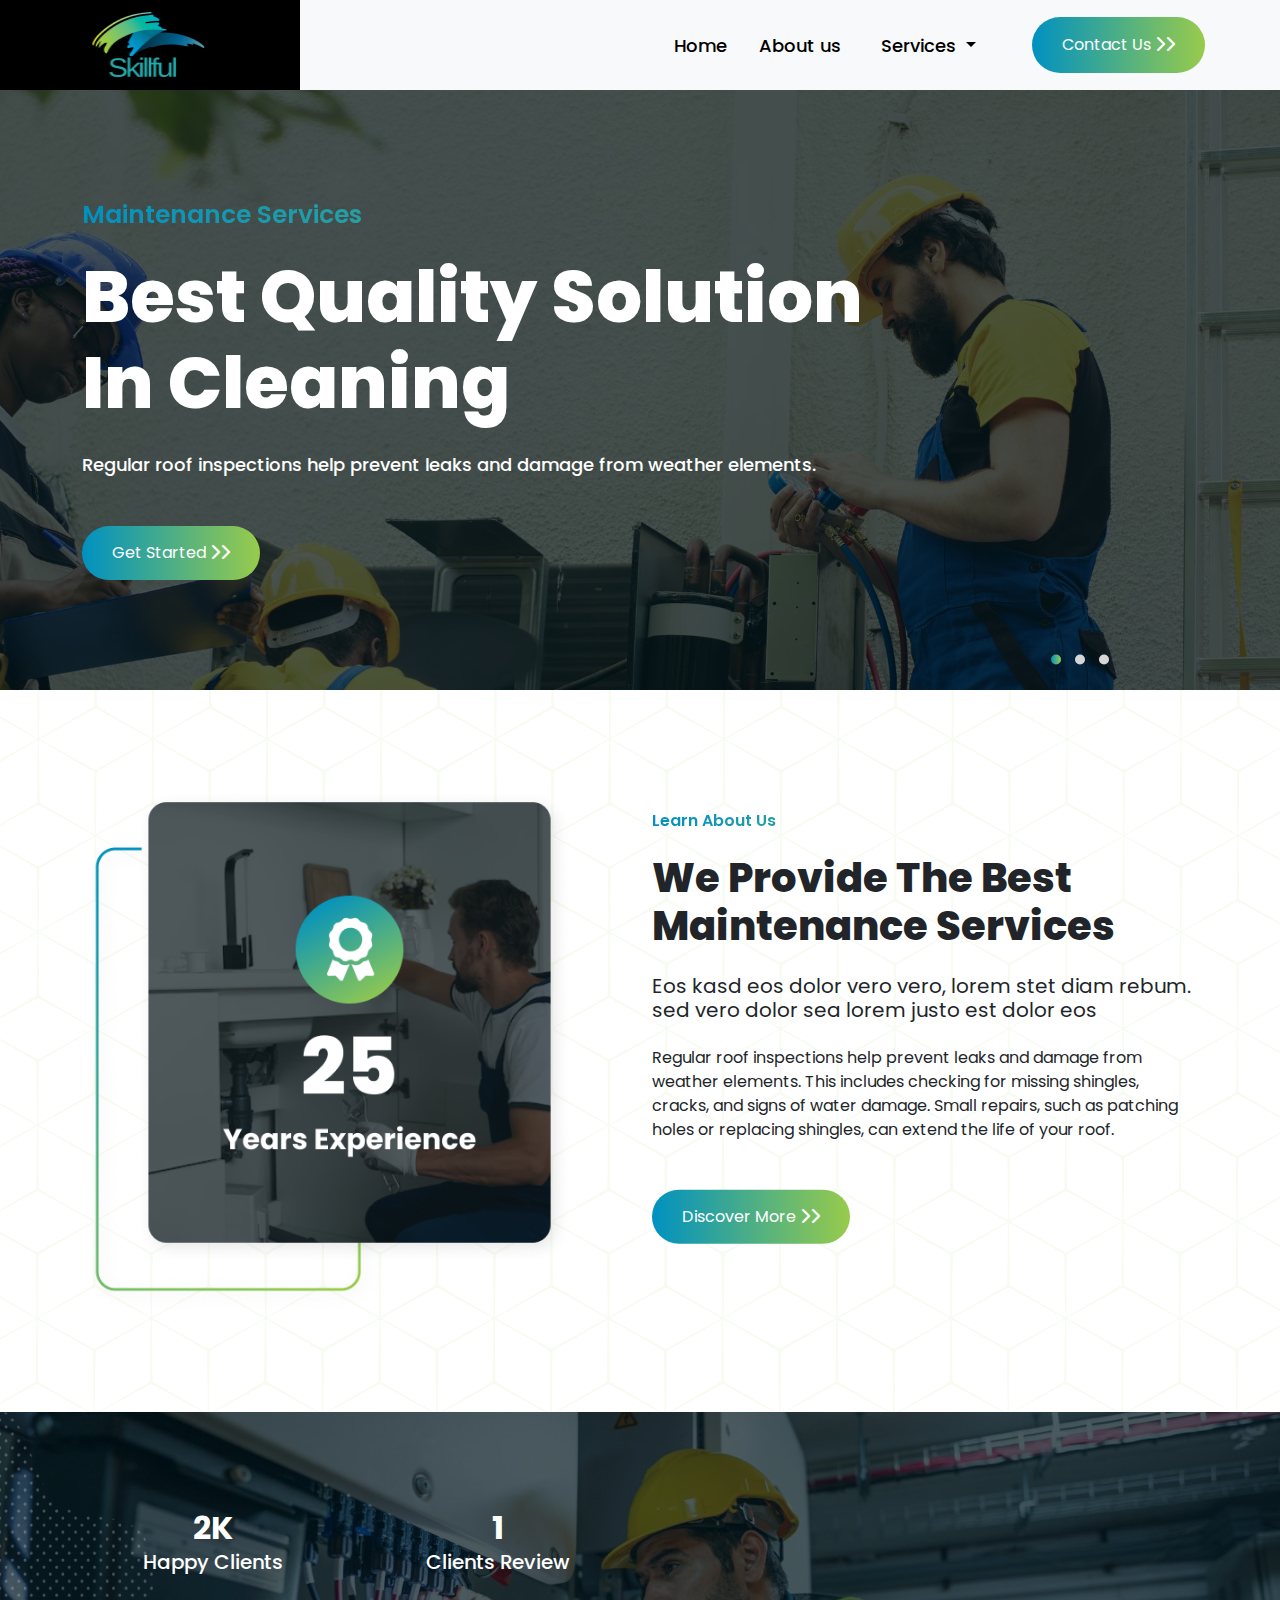
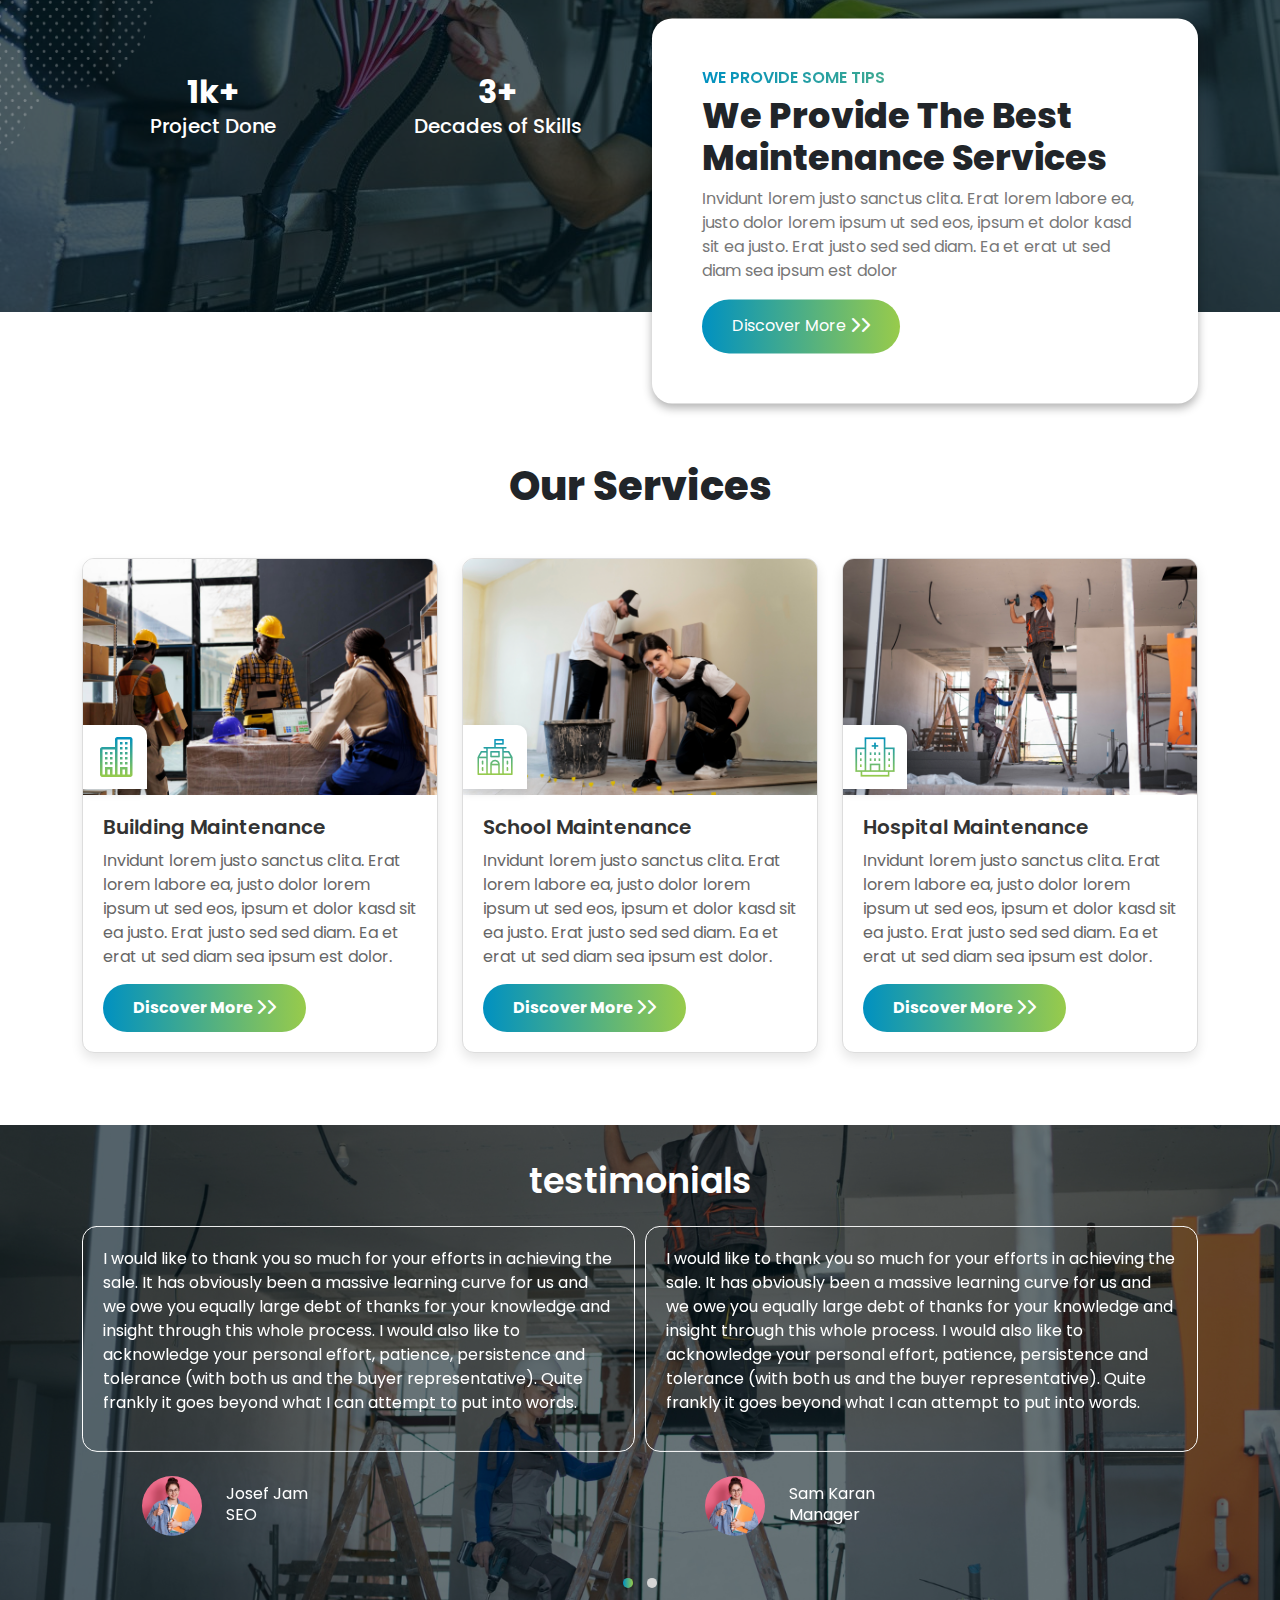
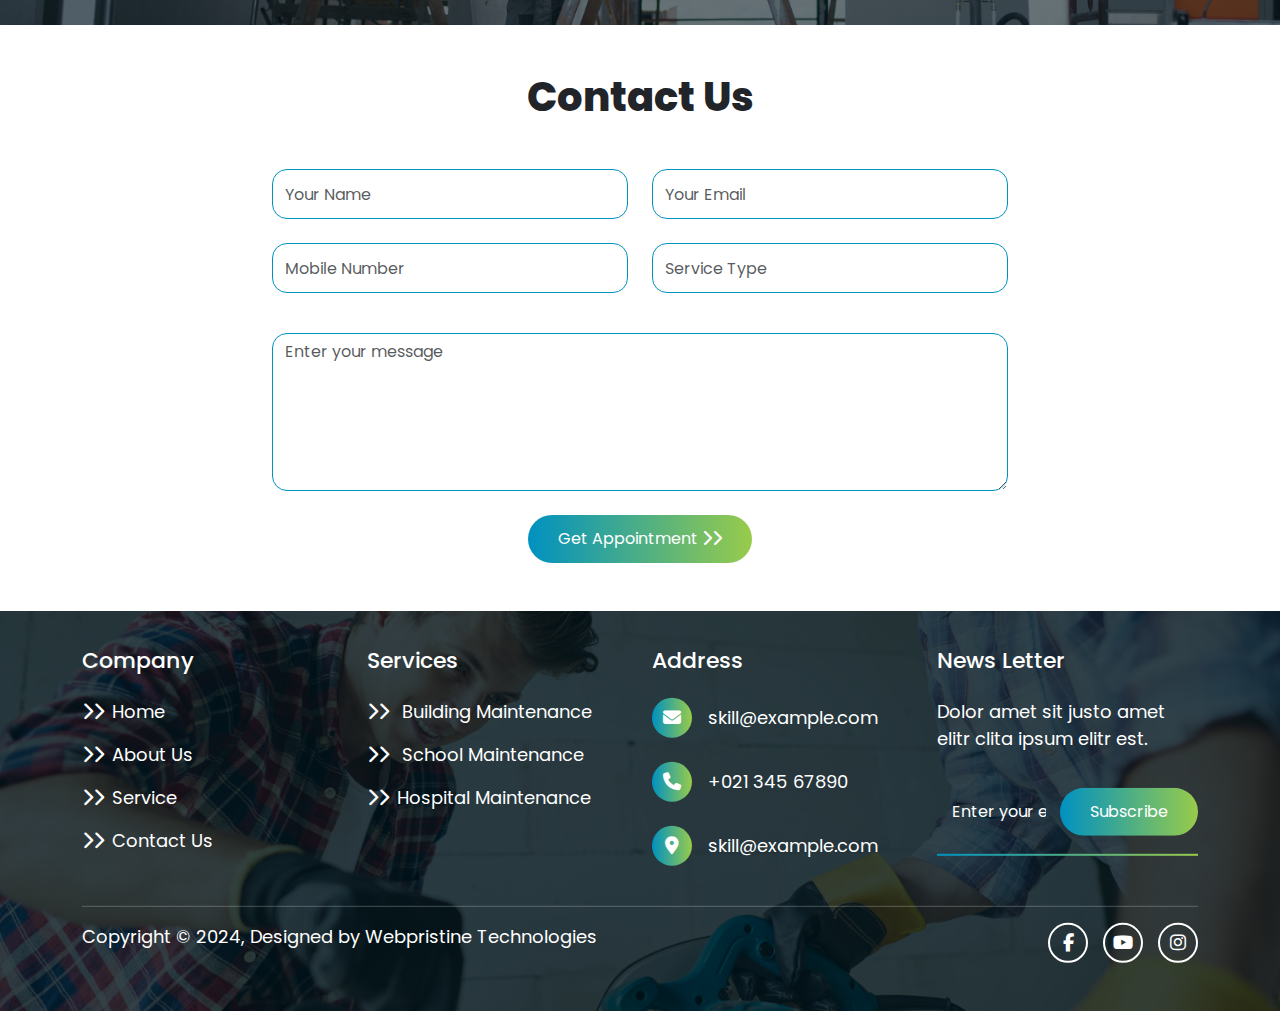
<file: index.html>
<!DOCTYPE html>
<html lang="en">

<head>
    <meta charset="UTF-8">
    <meta name="viewport" content="width=device-width, initial-scale=1.0">
    <!-- Bootstrap CSS -->
    <link href="https://cdn.jsdelivr.net/npm/bootstrap@5.0.2/dist/css/bootstrap.min.css" rel="stylesheet" />

    <!-- Custome CSS -->
    <link rel="stylesheet" href="assets/css/style.css" />
    <link rel="stylesheet" href="assets/css/responsive.css" />

    <!-- Font awesome CSS -->
    <link rel="stylesheet" href="https://cdnjs.cloudflare.com/ajax/libs/font-awesome/5.15.2/css/all.min.css" />
    <link rel="stylesheet" href="https://cdnjs.cloudflare.com/ajax/libs/font-awesome/6.6.0/css/all.min.css" />
    <!-- Owl CSS -->
    <link rel="stylesheet"
        href="https://cdnjs.cloudflare.com/ajax/libs/OwlCarousel2/2.3.4/assets/owl.carousel.min.css" />

    <!-- Owl CSS -->
    <link rel="stylesheet"
        href="https://cdnjs.cloudflare.com/ajax/libs/OwlCarousel2/2.3.4/assets/owl.theme.default.min.css" />
    <title>Home</title>
</head>

<body>

    <nav class="navbar navbar-expand-lg navbar-light bg-light">
        <!-- <div class="container-fluid"> -->
        <div class="logo">
            <img src="assets/images/logo/logo2.png" alt="">
        </div>
        <a data-bs-toggle="offcanvas" href="#offcanvasNavbar" role="button" aria-controls="offcanvasNavbar"
            class="d-lg-none">
            <svg xmlns="http://www.w3.org/2000/svg" version="1.1" xmlns:xlink="http://www.w3.org/1999/xlink" width="40"
                height="40" x="0" y="0" viewBox="0 0 512 512" style="enable-background: new 0 0 512 512"
                xml:space="preserve" class="">
                <g>
                    <path
                        d="M128 102.4c0-14.138 11.462-25.6 25.6-25.6h332.8c14.138 0 25.6 11.462 25.6 25.6S500.538 128 486.4 128H153.6c-14.138 0-25.6-11.463-25.6-25.6zm358.4 128H25.6C11.462 230.4 0 241.863 0 256c0 14.138 11.462 25.6 25.6 25.6h460.8c14.138 0 25.6-11.462 25.6-25.6 0-14.137-11.462-25.6-25.6-25.6zm0 153.6H256c-14.137 0-25.6 11.462-25.6 25.6 0 14.137 11.463 25.6 25.6 25.6h230.4c14.138 0 25.6-11.463 25.6-25.6 0-14.138-11.462-25.6-25.6-25.6z"
                        fill="#000" opacity="1" data-original="#000000" class=""></path>
                </g>
            </svg>
        </a>
        <div class="collapse navbar-collapse" id="navbarSupportedContent">
            <ul class="navbar-nav ms-auto mb-2 mb-lg-0">
                <li class="nav-item">
                    <a class="nav-link active me-3" aria-current="page" href="index.html">Home</a>
                </li>
                <li class="nav-item">
                    <a class="nav-link active me-4" aria-current="page" href="about.html">About us</a>
                </li>

                <li class="nav-item dropdown">
                    <a class="nav-link dropdown-toggle me-5" href="#" id="mobileServicesDropdown" role="button"
                        data-bs-toggle="dropdown" aria-expanded="false">
                        Services
                    </a>
                    <ul class="drop_down">
                        <li class="mb-3"><a href="service.html">Building Maintenance</a></li>
                        <li class="mb-3"><a href="service.html">School Maintenance</a></li>
                        <li class="mb-3"><a href="service.html">Hospital Maintenance</a></li>
                    </ul>
                </li>

            </ul>

            <div class="nav-btn">
                <a href="contact.html">Contact Us <i class="fa-solid fa-chevron-right"></i><i
                        class="fa-solid fa-chevron-right"></i> </a>
            </div>

        </div>
        <!-- </div> -->
    </nav>
    <!-- navbar-section-end -->

    <!-- Mobile Nav -->
    <!-- Mobile Nav -->
    <div class="offcanvas offcanvas-end" tabindex="-1" id="offcanvasNavbar" aria-labelledby="offcanvasNavbarLabel">
        <div class="offcanvas-header">
            <img src="assets/images/logo/logo.png" alt="">
            <button type="button" class="btn-close" data-bs-dismiss="offcanvas" aria-label="Close"></button>
        </div>
        <div class="offcanvas-body">
            <!-- Replicating the navigation links for mobile view -->
            <ul class="navbar-nav">
                <li class="nav-item">
                    <a class="nav-link" href="index.html">Home</a>
                </li>
                <li class="nav-item">
                    <a class="nav-link" href="about.html">About Us</a>
                </li>

                <li class="nav-item dropdown">
                    <a class="nav-link dropdown-toggle me-5" href="#" id="mobileServicesDropdown" role="button"
                        data-bs-toggle="dropdown" aria-expanded="false">
                        Services
                    </a>
                    <ul class="drop_down">
                        <li class="mb-3"><a href="service.html">Building Maintenance</a></li>
                        <li class="mb-3"><a href="service.html">School Maintenance</a></li>
                        <li class="mb-3"><a href="service.html">Hospital Maintenance</a></li>
                    </ul>
                </li>

            </ul>
            <!-- Adding the Contact Us button -->
            <div class="d-flex  mt-4">
                <div class="nav-btn">
                    <a href="contact.html">Contact Us</a>
                </div>
            </div>
        </div>
    </div>

    <!-- Mobile Nav -->



    <!-- banner-section-start -->

    <div class="banner-sertion position-relative">

        <div class="banner-carousel owl-carousel owl-theme">

            <div class="item">
                <picture>
                    <source srcset="assets/images/banner/banner.jpg" media="(max-width:576px)" type="image/webp">
                    <img src="assets/images/banner/banner.jpg" class="d-block w-100" alt="banner">
                </picture>
                <div class="overlay"></div>


                <div class="container">
                    <div class="banner-text">
                        <h6 class="mb-4">Maintenance Services</h6>
                        <h1 class="mb-4">Best Quality Solution In Cleaning</h1>
                        <p class="mb-5">Regular roof inspections help prevent leaks and damage from weather elements.
                        </p>

                        <div class="banner-btn ">
                            <a href="">Get Started <i class="fa-solid fa-chevron-right"></i><i
                                    class="fa-solid fa-chevron-right"></i></a>
                        </div>
                    </div>
                </div>



            </div>

            <div class="item">
                <picture>
                    <source srcset="assets/images/banner/banner.jpg" media="(max-width:576px)" type="image/webp">
                    <img src="assets/images/banner/banner.jpg" class="d-block w-100" alt="banner">
                </picture>
                <div class="overlay"></div>


                <div class="container">
                    <div class="banner-text">
                        <h6 class="mb-4">Maintenance Services</h6>
                        <h1 class=" mb-4">Best Quality Solution In Cleaning</h1>
                        <p class=" mb-5">Regular roof inspections help prevent leaks and damage from weather elements.
                        </p>

                        <div class="banner-btn ">
                            <a href="">Get Started <i class="fa-solid fa-chevron-right"></i><i
                                    class="fa-solid fa-chevron-right"></i></a>
                        </div>
                    </div>
                </div>



            </div>

            <div class="item">
                <picture>
                    <source srcset="assets/images/banner/banner.jpg" media="(max-width:576px)" type="image/webp">
                    <img src="assets/images/banner/banner.jpg" class="d-block w-100" alt="banner">
                </picture>
                <div class="overlay"></div>

                <div class="container">
                    <div class="banner-text">
                        <h6 class=" mb-4">Maintenance Services</h6>
                        <h1 class=" mb-4">Best Quality Solution In Cleaning</h1>
                        <p class=" mb-5">Regular roof inspections help prevent leaks and damage from weather elements.
                        </p>

                        <div class="banner-btn">
                            <a href="">Get Started <i class="fa-solid fa-chevron-right"></i><i
                                    class="fa-solid fa-chevron-right"></i></a>
                        </div>
                    </div>
                </div>


            </div>


        </div>

    </div>

    <!-- banner-section-end -->


    <!-- about section start -->

    <div class="about-section position-relative">
        <div class="about-banner-img">
            <img src="assets/images/about/about-bg.png" alt="">
        </div>
        <div class="container">
            <div class="row align-items-center">
                <div class="col-lg-6 col-md-12 col-sm-12 order-lg-2 order-1">
                    <div class="about-info">
                        <h4 class="mb-4">Learn About Us</h4>
                        <h1 class="mb-4">We Provide The Best Maintenance Services</h1>
                        <h6 class="mb-4">Eos kasd eos dolor vero vero, lorem stet diam rebum.
                            sed vero dolor sea lorem justo est dolor eos</h6>
                        <p class="mb-5">Regular roof inspections help prevent leaks and damage from weather elements.
                            This includes
                            checking for missing shingles, cracks, and signs of water damage. Small repairs, such as
                            patching holes or replacing shingles, can extend the life of your roof.</p>
                        <div class="about-btn mb-5">
                            <a href="">Discover More <i class="fa-solid fa-chevron-right"></i><i
                                    class="fa-solid fa-chevron-right"></i></a>
                        </div>
                    </div>
                </div>

                <div class="col-lg-6 col-md-12 col-sm-12 order-lg-1 order-2 mb-4 mb-lg-0">
                    <div class="about-img">
                        <img src="assets/images/about/about.png" alt="" class="img-fluid">
                    </div>
                </div>
            </div>
        </div>
    </div>

    <!-- about section end -->


    <!-- counter-section start -->
    <div class="counter-section position-relative">
        <div class="counter-bg-img">
            <img src="assets/images/counter/img.jpg" alt="">
            <div class="overlay"></div>
        </div>
        <div class="about-dots">
            <img src="assets/images/counter/about-dots.png.png" alt="">
        </div>
        <div class="container">
            <div class="main-counter">
                <div class="row align-items-center">

                    <div class="col-lg-6 mb-5">
                        <div class="row">
                            <div class="col-lg-6 col-md-6 col-sm-12 mb-4">
                                <div class="counter-box colored">
                                    <span class="counter">10K</span>
                                    <p>Happy Clients</p>
                                </div>
                            </div>
                            <div class="col-lg-6 col-md-6 col-sm-12 mb-4">
                                <div class="counter-box">
                                    <span class="counter">5</span>
                                    <p>Clients Review</p>
                                </div>
                            </div>
                            <div class="col-lg-6 col-md-6 col-sm-12 mb-4">
                                <div class="counter-box">
                                    <span class="counter">5k+</span>
                                    <p>Project Done</p>
                                </div>
                            </div>
                            <div class="col-lg-6 col-md-6 col-sm-12 mb-4">
                                <div class="counter-box text-center">
                                    <span class="counter">14+</span>
                                    <p>Decades of Skills</p>
                                </div>
                            </div>
                        </div>
                    </div>


                    <div class="col-lg-6 mt-5">
                        <div class="counter-info-box">
                            <h5>We Provide some tips</h5>
                            <h3>We Provide The Best Maintenance Services</h3>
                            <p>Invidunt lorem justo sanctus clita. Erat lorem labore ea, justo dolor lorem ipsum
                                ut sed eos, ipsum et dolor kasd sit ea justo. Erat justo sed sed diam. Ea et erat
                                ut sed diam sea ipsum est dolor</p>

                            <div class="counter-btn">
                                <a href="">Discover More <i class="fa-solid fa-chevron-right"></i><i
                                        class="fa-solid fa-chevron-right"></i></a>
                            </div>
                        </div>
                    </div>

                </div>

            </div>
        </div>
    </div>


    <!-- counter-section end -->


    <!-- service-section start -->

    <div class="service-section">
        <div class="container">
            <div class="service-section-tittle">
                <h1 class="text-center mb-5">Our Services</h1>
            </div>
            <div class="row justify-content-center">
                <div class="col-lg-4 col-md-6 col-sm-12 mb-4">
                    <div class="custom-card">
                        <div class="custom-card-img position-relative">
                            <img src="assets/images/service/img1.jpg" alt="Building Maintenance" class="card-img">
                            <div class="card-icon">
                                <img src="assets/images/icon/img1.png" alt="Icon">
                            </div>
                        </div>
                        <div class="custom-card-content">
                            <h3 class="custom-card-title">Building Maintenance</h3>
                            <p class="custom-card-description">Invidunt lorem justo sanctus clita. Erat lorem labore ea,
                                justo dolor lorem ipsum ut sed eos, ipsum et dolor kasd sit ea justo. Erat justo sed sed
                                diam. Ea et erat ut sed diam sea ipsum est dolor.</p>
                            <div class="custom-card-btn">
                                <a href="#" class="custom-card-link">Discover More <i
                                        class="fa-solid fa-chevron-right"></i><i
                                        class="fa-solid fa-chevron-right"></i></a>
                            </div>
                        </div>
                    </div>
                </div>

                <div class="col-lg-4 col-md-6 col-sm-12 mb-4">
                    <div class="custom-card">
                        <div class="custom-card-img position-relative">
                            <img src="assets/images/service/img2.jpg" alt="School Maintenance" class="card-img">
                            <div class="card-icon">
                                <img src="assets/images/icon/img2.png" alt="Icon">
                            </div>
                        </div>
                        <div class="custom-card-content">
                            <h3 class="custom-card-title">School Maintenance</h3>
                            <p class="custom-card-description">Invidunt lorem justo sanctus clita. Erat lorem labore ea,
                                justo dolor lorem ipsum ut sed eos, ipsum et dolor kasd sit ea justo. Erat justo sed sed
                                diam. Ea et erat ut sed diam sea ipsum est dolor.</p>
                            <div class="custom-card-btn">
                                <a href="#" class="custom-card-link">Discover More <i
                                        class="fa-solid fa-chevron-right"></i><i
                                        class="fa-solid fa-chevron-right"></i></a>
                            </div>
                        </div>
                    </div>
                </div>

                <div class="col-lg-4 col-md-6 col-sm-12 mb-4">
                    <div class="custom-card">
                        <div class="custom-card-img position-relative">
                            <img src="assets/images/service/img3.jpg" alt="Hospital Maintenance" class="card-img">
                            <div class="card-icon">
                                <img src="assets/images/icon/img3.png" alt="Icon">
                            </div>
                        </div>
                        <div class="custom-card-content">
                            <h3 class="custom-card-title">Hospital Maintenance</h3>
                            <p class="custom-card-description">Invidunt lorem justo sanctus clita. Erat lorem labore ea,
                                justo dolor lorem ipsum ut sed eos, ipsum et dolor kasd sit ea justo. Erat justo sed sed
                                diam. Ea et erat ut sed diam sea ipsum est dolor.</p>
                            <div class="custom-card-btn">
                                <a href="#" class="custom-card-link">Discover More <i
                                        class="fa-solid fa-chevron-right"></i><i
                                        class="fa-solid fa-chevron-right"></i></a>
                            </div>
                        </div>
                    </div>
                </div>
            </div>
        </div>
    </div>



    <!-- service-section end -->



    <!-- Testimonials section start -->
    <div class="testimonials-section position-relative  mt-5">
        <div class="testimonials-bg">
            <img src="assets/images/service/img3.jpg" alt="">
        </div>
        <div class="container">

            <div class="testimonial-tittlt">
                <h4 class="text-center mb-4">testimonials</h4>
            </div>

            <div class="main-testimonials">
                <div class="testimonials-carousel owl-carousel owl-theme">
                    <div class="item">
                        <div class="testimonial-box">
                            <p>I would like to thank you so much for your efforts in achieving the sale. It has
                                obviously been a massive learning curve for us and we owe you equally large debt of
                                thanks for your knowledge and insight through this whole process. I would also like to
                                acknowledge your personal effort, patience, persistence and tolerance (with both us and
                                the buyer representative). Quite frankly it goes beyond what I can attempt to put into
                                words.</p>
                        </div>

                        <div class="testimonial-img mt-4 d-flex">
                            <img src="assets/images/testimonials/img1.jpg" alt="">
                            <div class="testimonial-name mt-2 ms-4">
                                <h6>Josef Jam</h6>
                                <p>SEO</p>
                            </div>
                        </div>

                    </div>


                    <div class="item">
                        <div class="testimonial-box">
                            <p>I would like to thank you so much for your efforts in achieving the sale. It has
                                obviously been a massive learning curve for us and we owe you equally large debt of
                                thanks for your knowledge and insight through this whole process. I would also like to
                                acknowledge your personal effort, patience, persistence and tolerance (with both us and
                                the buyer representative). Quite frankly it goes beyond what I can attempt to put into
                                words.</p>
                        </div>

                        <div class="testimonial-img mt-4 d-flex">
                            <img src="assets/images/testimonials/img1.jpg" alt="">
                            <div class="testimonial-name mt-2 ms-4">
                                <h6>Sam Karan</h6>
                                <p>Manager</p>
                            </div>
                        </div>


                    </div>


                    <div class="item">
                        <div class="testimonial-box">
                            <p>I would like to thank you so much for your efforts in achieving the sale. It has
                                obviously been a massive learning curve for us and we owe you equally large debt of
                                thanks for your knowledge and insight through this whole process. I would also like to
                                acknowledge your personal effort, patience, persistence and tolerance (with both us and
                                the buyer representative). Quite frankly it goes beyond what I can attempt to put into
                                words.</p>
                        </div>

                        <div class="testimonial-img mt-4 d-flex">
                            <img src="assets/images/testimonials/img1.jpg" alt="">
                            <div class="testimonial-name mt-2 ms-4">
                                <h6>Josef Jam</h6>
                                <p>SEO</p>
                            </div>
                        </div>

                    </div>


                </div>
            </div>

        </div>
    </div>
    <!-- Testimonials section end -->






    <!-- contact section start -->

    <div class="contact-section  mt-5">
        <div class="container">
            <div class="contact-form-tittlt mb-5">
                <h3 class="text-center">Contact Us</h3>
            </div>
            <div class="row justify-content-center">
                <div class="col-lg-8 mx-auto">
                    <form>
                        <div class="row mb-3">
                            <div class="col-md-6 mb-4">
                                <input type="text" class="form-control" id="name" placeholder="Your Name">
                            </div>
                            <div class="col-md-6 mb-4">
                                <input type="email" class="form-control" id="email" placeholder="Your Email">
                            </div>


                            <div class="col-md-6 mb-4">
                                <input type="text" class="form-control" id="mobile" placeholder="Mobile Number">
                            </div>

                            <div class="col-md-6 mb-4">
                                <input type="text" class="form-control" id="service-type" placeholder="Service Type">
                            </div>
                        </div>

                        <div class="mb-4">
                            <textarea class="form-control" id="message" rows="6"
                                placeholder="Enter your message"></textarea>
                        </div>
                        <div class="contact-btn text-center">
                            <a href="">Get Appointment <i class="fa-solid fa-chevron-right"></i><i
                                    class="fa-solid fa-chevron-right"></i></a>
                        </div>
                    </form>
                </div>
            </div>
        </div>
    </div>


    <!-- contact section end -->


    <!-- footer section start -->
    <div class="footer-section position-relative mt-5">
        <div class="footer-bg">
            <img src="assets/images/footer/img.jpg" alt="">
            <div class="footer-overlay"></div>
        </div>
        <div class="container">
            <div class="row">
                <div class="col-lg-3">
                    <div class="footer-tittle">
                        <h5 class="mb-4">Company</h5>

                        <div class="footer-links">
                            <p><i class="fa-solid fa-chevron-right"></i><i class="fa-solid fa-chevron-right me-2"></i><a
                                    href="index.html">Home</a></p>
                            <p><i class="fa-solid fa-chevron-right"></i><i class="fa-solid fa-chevron-right me-2"></i><a
                                    href="about.html">About Us</a></p>
                            <p><i class="fa-solid fa-chevron-right"></i><i class="fa-solid fa-chevron-right me-2"></i><a
                                    href="service.html">Service</a></p>
                            <p><i class="fa-solid fa-chevron-right"></i><i class="fa-solid fa-chevron-right me-2"></i><a
                                    href="contact.html">Contact Us</a></p>
                        </div>

                    </div>
                </div>
                <div class="col-lg-3">
                    <div class="footer-tittle">
                        <h5 class="mb-4">Services</h5>
                    </div>

                    <div class="footer-links">
                        <p><i class="fa-solid fa-chevron-right"></i><i class="fa-solid fa-chevron-right me-2"></i><a
                                href="service.html"> Building Maintenance</a></p>
                        <p><i class="fa-solid fa-chevron-right"></i><i class="fa-solid fa-chevron-right me-2"></i><a
                                href="service.html"> School Maintenance</a></p>
                        <p><i class="fa-solid fa-chevron-right"></i><i class="fa-solid fa-chevron-right me-2"></i><a
                                href="service.html">Hospital Maintenance</a></p>
                    </div>

                </div>
                <div class="col-lg-3">
                    <div class="footer-tittle">
                        <h5 class="mb-4">Address</h5>
                    </div>
                    <div class="footer-contact-info">
                        <p class="mb-4"><span><i class="fa-solid fa-envelope me-3"></i></span><a
                                href="">skill@example.com</a></p>
                        <p class="mb-4"><span><i class="fa-solid fa-phone me-3"></i></span><a href="">+021 345 67890</a>
                        </p>
                        <p class="mb-4"><span><i class="fa-solid fa-location-dot me-3"></i></span><a
                                href="">skill@example.com</a></p>
                    </div>
                </div>
                <div class="col-lg-3">
                    <div class="footer-tittle">
                        <h5 class="mb-4">News Letter</h5>
                    </div>
                    <p>Dolor amet sit justo amet elitr clita ipsum elitr est.</p>

                    <div class="footer-form">
                        <form action="#" method="POST">
                            <div class="input-group">
                                <input type="email" class="form-control" placeholder="Enter your email" required>
                                <a href="">Subscribe</a>
                            </div>
                        </form>
                    </div>

                </div>
            </div>
            <hr class="fooler-line">

            <div class="footer-company-name d-flex justify-content-between flex-column flex-md-row">
                <div class="company-name mb-4">
                    <a href="">Copyright © 2024, Designed by Webpristine Technologies</a>
                </div>
                <div class="company-socal-link">
                    <span><a href=""><i class="fa-brands fa-facebook-f"></i></a></span>
                    <span><a href=""><i class="fa-brands fa-youtube"></i></a></span>
                    <span><a href=""><i class="fa-brands fa-instagram"></i></a></span>
                </div>
            </div>

        </div>

    </div>
    <!-- footer section end -->







    <!-- Bootstrap JS Bundle -->
    <script src="https://cdn.jsdelivr.net/npm/bootstrap@5.0.2/dist/js/bootstrap.bundle.min.js"></script>

    <!-- Jquery js -->
    <script src="https://cdnjs.cloudflare.com/ajax/libs/jquery/3.7.1/jquery.min.js"></script>

    <!-- Owl js -->
    <script src="https://cdnjs.cloudflare.com/ajax/libs/OwlCarousel2/2.3.4/owl.carousel.min.js"></script>

    <script src="assets/js/index.js"></script>

</body>

</html>
</file>
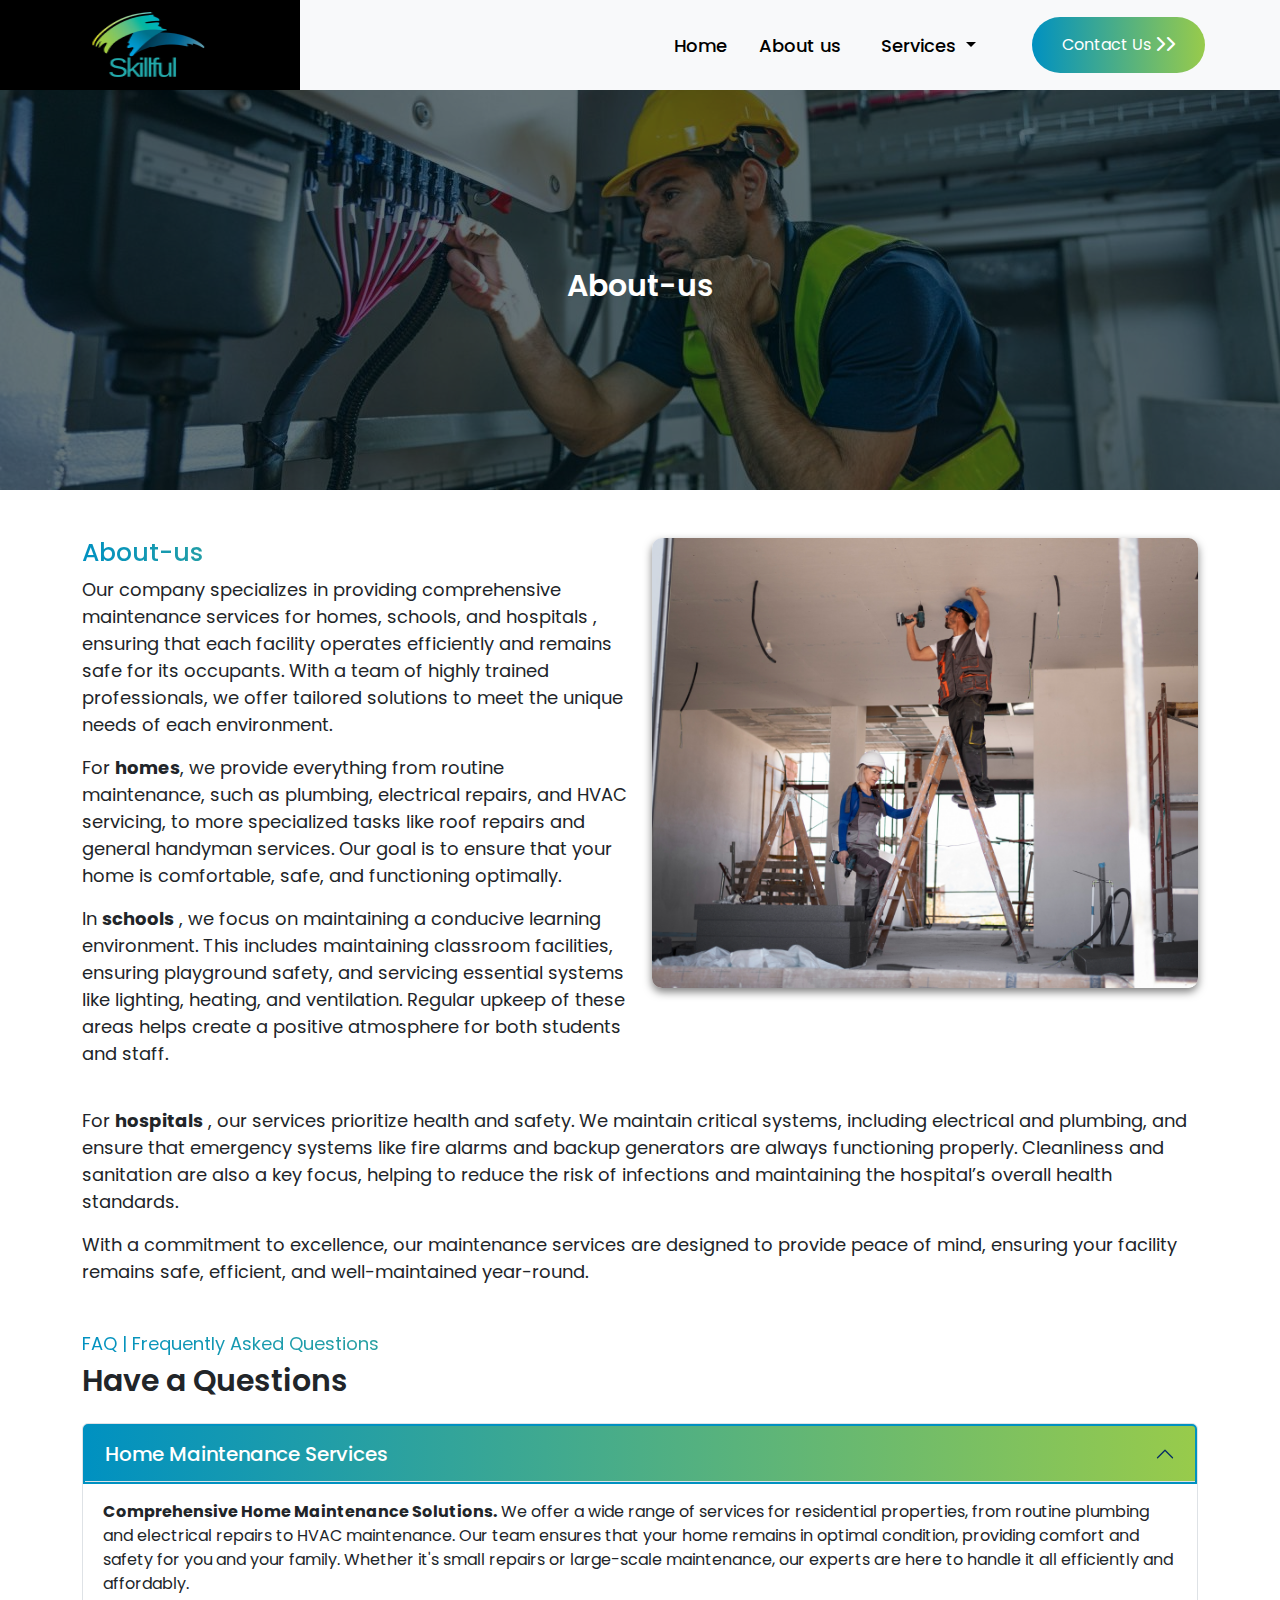
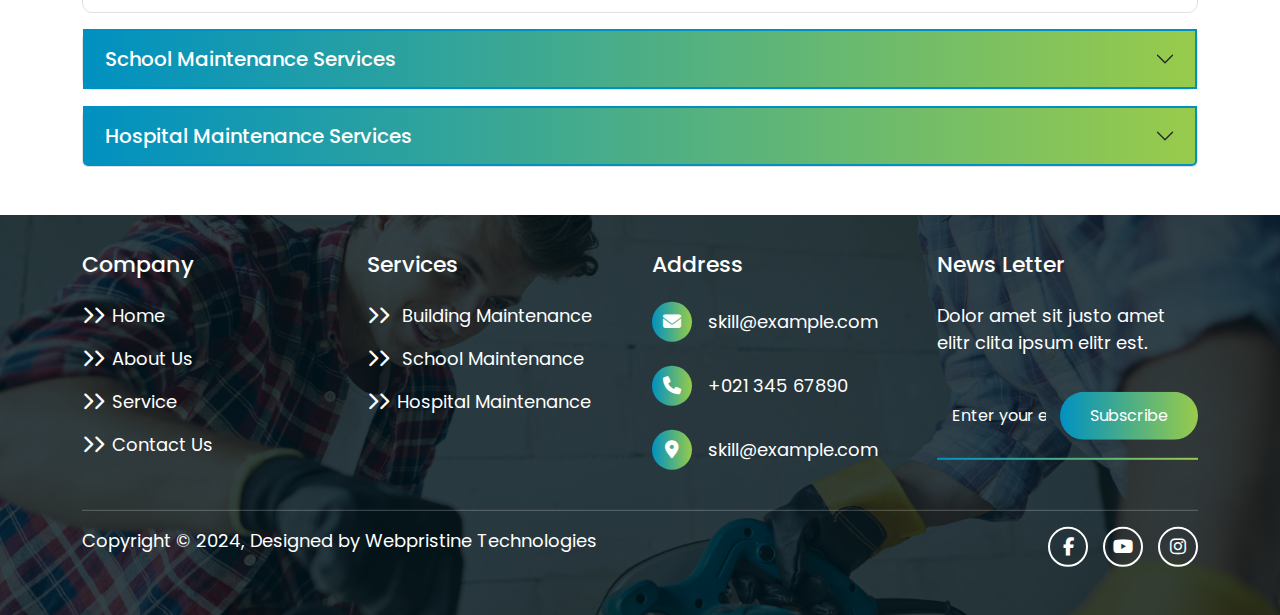
<file: about.html>
<!DOCTYPE html>
<html lang="en">

<head>
    <meta charset="UTF-8">
    <meta name="viewport" content="width=device-width, initial-scale=1.0">
    <!-- Bootstrap CSS -->
    <link href="https://cdn.jsdelivr.net/npm/bootstrap@5.0.2/dist/css/bootstrap.min.css" rel="stylesheet" />

    <!-- Custome CSS -->
    <link rel="stylesheet" href="assets/css/style.css" />
    <link rel="stylesheet" href="assets/css/responsive.css" />

    <!-- Font awesome CSS -->
    <link rel="stylesheet" href="https://cdnjs.cloudflare.com/ajax/libs/font-awesome/5.15.2/css/all.min.css" />
    <link rel="stylesheet" href="https://cdnjs.cloudflare.com/ajax/libs/font-awesome/6.6.0/css/all.min.css" />
    <!-- Owl CSS -->
    <link rel="stylesheet"
        href="https://cdnjs.cloudflare.com/ajax/libs/OwlCarousel2/2.3.4/assets/owl.carousel.min.css" />

    <!-- Owl CSS -->
    <link rel="stylesheet"
        href="https://cdnjs.cloudflare.com/ajax/libs/OwlCarousel2/2.3.4/assets/owl.theme.default.min.css" />
    <title>Home</title>
</head>

<body>

   <nav class="navbar navbar-expand-lg navbar-light bg-light">
        <!-- <div class="container-fluid"> -->
        <div class="logo">
            <img src="assets/images/logo/logo2.png" alt="">
        </div>
        <a data-bs-toggle="offcanvas" href="#offcanvasNavbar" role="button" aria-controls="offcanvasNavbar"
            class="d-lg-none">
            <svg xmlns="http://www.w3.org/2000/svg" version="1.1" xmlns:xlink="http://www.w3.org/1999/xlink" width="40"
                height="40" x="0" y="0" viewBox="0 0 512 512" style="enable-background: new 0 0 512 512"
                xml:space="preserve" class="">
                <g>
                    <path
                        d="M128 102.4c0-14.138 11.462-25.6 25.6-25.6h332.8c14.138 0 25.6 11.462 25.6 25.6S500.538 128 486.4 128H153.6c-14.138 0-25.6-11.463-25.6-25.6zm358.4 128H25.6C11.462 230.4 0 241.863 0 256c0 14.138 11.462 25.6 25.6 25.6h460.8c14.138 0 25.6-11.462 25.6-25.6 0-14.137-11.462-25.6-25.6-25.6zm0 153.6H256c-14.137 0-25.6 11.462-25.6 25.6 0 14.137 11.463 25.6 25.6 25.6h230.4c14.138 0 25.6-11.463 25.6-25.6 0-14.138-11.462-25.6-25.6-25.6z"
                        fill="#000" opacity="1" data-original="#000000" class=""></path>
                </g>
            </svg>
        </a>
        <div class="collapse navbar-collapse" id="navbarSupportedContent">
            <ul class="navbar-nav ms-auto mb-2 mb-lg-0">
                <li class="nav-item">
                    <a class="nav-link active me-3" aria-current="page" href="index.html">Home</a>
                </li>
                <li class="nav-item">
                    <a class="nav-link active me-4" aria-current="page" href="about.html">About us</a>
                </li>

                <li class="nav-item dropdown">
                    <a class="nav-link dropdown-toggle me-5" href="#" id="mobileServicesDropdown" role="button"
                        data-bs-toggle="dropdown" aria-expanded="false">
                        Services
                    </a>
                    <ul class="drop_down">
                        <li class="mb-3"><a href="service.html">Building Maintenance</a></li>
                        <li class="mb-3"><a href="service.html">School Maintenance</a></li>
                        <li class="mb-3"><a href="service.html">Hospital Maintenance</a></li>
                    </ul>
                </li>

            </ul>

            <div class="nav-btn">
                <a href="contact.html">Contact Us <i class="fa-solid fa-chevron-right"></i><i
                        class="fa-solid fa-chevron-right"></i> </a>
            </div>

        </div>
        <!-- </div> -->
    </nav>
    <!-- navbar-section-end -->

    <!-- Mobile Nav -->
    <!-- Mobile Nav -->
    <div class="offcanvas offcanvas-end" tabindex="-1" id="offcanvasNavbar" aria-labelledby="offcanvasNavbarLabel">
        <div class="offcanvas-header">
            <img src="assets/images/logo/logo.png" alt="">
            <button type="button" class="btn-close" data-bs-dismiss="offcanvas" aria-label="Close"></button>
        </div>
        <div class="offcanvas-body">
            <!-- Replicating the navigation links for mobile view -->
            <ul class="navbar-nav">
                <li class="nav-item">
                    <a class="nav-link" href="index.html">Home</a>
                </li>
                <li class="nav-item">
                    <a class="nav-link" href="about.html">About Us</a>
                </li>

                <li class="nav-item dropdown">
                    <a class="nav-link dropdown-toggle me-5" href="#" id="mobileServicesDropdown" role="button"
                        data-bs-toggle="dropdown" aria-expanded="false">
                        Services
                    </a>
                    <ul class="drop_down">
                        <li class="mb-3"><a href="service.html">Building Maintenance</a></li>
                        <li class="mb-3"><a href="service.html">School Maintenance</a></li>
                        <li class="mb-3"><a href="service.html">Hospital Maintenance</a></li>
                    </ul>
                </li>

            </ul>
            <!-- Adding the Contact Us button -->
            <div class="d-flex  mt-4">
                <div class="nav-btn">
                    <a href="contact.html">Contact Us</a>
                </div>
            </div>
        </div>
    </div>

    <!-- Mobile Nav -->


    <div class="about-banner-section">
        <div class="banner-img">
            <img src="assets/images/counter/img.jpg" alt="">

            <div class="banner-tittle">
                <h3>About-us</h3>
            </div>
        </div>

    </div>



    <div class="abouot-info-section mt-5 ">
        <div class="container">
            <div class="row">
                <div class="col-lg-6">
                    <div class="abouot-info-tittle">
                        <h3>About-us</h3>
                        <p>Our company specializes in providing comprehensive maintenance services for homes, schools,
                            and hospitals , ensuring that each facility operates efficiently and remains safe for its
                            occupants. With a team of highly trained professionals, we offer tailored solutions to meet
                            the unique needs of each environment.</p>
                        <p>For <b>homes</b>, we provide everything from routine maintenance, such as plumbing,
                            electrical
                            repairs, and HVAC servicing, to more specialized tasks like roof repairs and general
                            handyman services. Our goal is to ensure that your home is comfortable, safe, and
                            functioning optimally.</p>
                        <p>In <b>schools</b> , we focus on maintaining a conducive learning environment. This includes
                            maintaining classroom facilities, ensuring playground safety, and servicing essential
                            systems like lighting, heating, and ventilation. Regular upkeep of these areas helps create
                            a positive atmosphere for both students and staff.</p>
                        <p></p>
                    </div>
                </div>
                <div class="col-lg-6">
                    <div class="about-img">
                        <img src="assets/images/service/img3.jpg" alt="">
                    </div>
                </div>
            </div>

            <div class="info mt-4">
                <p>For <b>hospitals</b> , our services prioritize health and safety. We maintain critical systems,
                    including electrical and plumbing, and ensure that emergency systems like fire alarms and backup
                    generators are always functioning properly. Cleanliness and sanitation are also a key focus, helping
                    to reduce the risk of infections and maintaining the hospital’s overall health standards.</p>
                <p>With a commitment to excellence, our maintenance services are designed to provide peace of mind,
                    ensuring your facility remains safe, efficient, and well-maintained year-round.</p>
            </div>
        </div>
    </div>


    <!-- accroding-scetion start -->

    <div class="accroding-scetion mt-5">
        <div class="container">
            <div class="accroding-tittlt">
                <h6 class="mb-2">FAQ | Frequently Asked Questions</h6>
                <h2 class="mb-4">Have a Questions</h2>
            </div>



            <div class="accordion" id="accordionExample">
                <div class="accordion-item mb-3">
                    <h2 class="accordion-header" id="headingOne">
                        <button class="accordion-button" type="button" data-bs-toggle="collapse"
                            data-bs-target="#collapseOne" aria-expanded="true" aria-controls="collapseOne">
                            Home Maintenance Services
                        </button>
                    </h2>
                    <div id="collapseOne" class="accordion-collapse collapse show" aria-labelledby="headingOne" data-bs-parent="#accordionExample">
                        <div class="accordion-body">
                            <strong>Comprehensive Home Maintenance Solutions.</strong> We offer a wide range of services for
                            residential properties, from routine plumbing and electrical repairs to HVAC maintenance. Our team
                            ensures that your home remains in optimal condition, providing comfort and safety for you and your
                            family. Whether it's small repairs or large-scale maintenance, our experts are here to handle it all
                            efficiently and affordably.
                        </div>
                    </div>
                </div>
                <div class="accordion-item mb-3">
                    <h2 class="accordion-header" id="headingTwo">
                        <button class="accordion-button collapsed" type="button" data-bs-toggle="collapse"
                            data-bs-target="#collapseTwo" aria-expanded="false" aria-controls="collapseTwo">
                            School Maintenance Services
                        </button>
                    </h2>
                    <div id="collapseTwo" class="accordion-collapse collapse" aria-labelledby="headingTwo" data-bs-parent="#accordionExample">
                        <div class="accordion-body">
                            <strong>Ensuring a Safe and Functional Learning Environment.</strong> Our school maintenance services
                            cover everything from classroom upkeep to playground safety inspections. We focus on creating a safe,
                            clean, and conducive environment for students and staff by maintaining lighting, ventilation systems,
                            and other critical facilities. Regular maintenance helps avoid disruptions and ensures that the school
                            operates smoothly throughout the year.
                        </div>
                    </div>
                </div>
                <div class="accordion-item mb-3">
                    <h2 class="accordion-header" id="headingThree">
                        <button class="accordion-button collapsed" type="button" data-bs-toggle="collapse"
                            data-bs-target="#collapseThree" aria-expanded="false" aria-controls="collapseThree">
                            Hospital Maintenance Services
                        </button>
                    </h2>
                    <div id="collapseThree" class="accordion-collapse collapse" aria-labelledby="headingThree" data-bs-parent="#accordionExample">
                        <div class="accordion-body">
                            <strong>Critical Maintenance for Healthcare Facilities.</strong> Our hospital maintenance services are
                            designed to ensure the safety and efficiency of healthcare facilities. We prioritize the upkeep of
                            vital systems like plumbing, electrical, HVAC, and emergency generators. Our team also focuses on
                            maintaining high standards of cleanliness and sanitation, crucial for minimizing risks and providing a
                            safe environment for patients, staff, and visitors.
                        </div>
                    </div>
                </div>
            </div>
            
            
            

        </div>
    </div>


    <!-- accroding-scetion end -->




    <!-- footer section start -->
    <div class="footer-section position-relative mt-5">
        <div class="footer-bg">
            <img src="assets/images/footer/img.jpg" alt="">
            <div class="footer-overlay"></div>
        </div>
        <div class="container">
            <div class="row">
                <div class="col-lg-3">
                    <div class="footer-tittle">
                        <h5 class="mb-4">Company</h5>

                        <div class="footer-links">
                            <p><i class="fa-solid fa-chevron-right"></i><i class="fa-solid fa-chevron-right me-2"></i><a
                                    href="index.html">Home</a></p>
                            <p><i class="fa-solid fa-chevron-right"></i><i class="fa-solid fa-chevron-right me-2"></i><a
                                    href="about.html">About Us</a></p>
                            <p><i class="fa-solid fa-chevron-right"></i><i class="fa-solid fa-chevron-right me-2"></i><a
                                    href="service.html">Service</a></p>
                            <p><i class="fa-solid fa-chevron-right"></i><i class="fa-solid fa-chevron-right me-2"></i><a
                                    href="contact.html">Contact Us</a></p>
                        </div>

                    </div>
                </div>
                <div class="col-lg-3">
                    <div class="footer-tittle">
                        <h5 class="mb-4">Services</h5>
                    </div>

                    <div class="footer-links">
                        <p><i class="fa-solid fa-chevron-right"></i><i class="fa-solid fa-chevron-right me-2"></i><a
                                href="service.html"> Building Maintenance</a></p>
                        <p><i class="fa-solid fa-chevron-right"></i><i class="fa-solid fa-chevron-right me-2"></i><a
                                href="service.html"> School Maintenance</a></p>
                        <p><i class="fa-solid fa-chevron-right"></i><i class="fa-solid fa-chevron-right me-2"></i><a
                                href="service.html">Hospital Maintenance</a></p>
                    </div>

                </div>
                <div class="col-lg-3">
                    <div class="footer-tittle">
                        <h5 class="mb-4">Address</h5>
                    </div>
                    <div class="footer-contact-info">
                        <p class="mb-4"><span><i class="fa-solid fa-envelope me-3"></i></span><a
                                href="">skill@example.com</a></p>
                        <p class="mb-4"><span><i class="fa-solid fa-phone me-3"></i></span><a href="">+021 345 67890</a>
                        </p>
                        <p class="mb-4"><span><i class="fa-solid fa-location-dot me-3"></i></span><a
                                href="">skill@example.com</a></p>
                    </div>
                </div>
                <div class="col-lg-3">
                    <div class="footer-tittle">
                        <h5 class="mb-4">News Letter</h5>
                    </div>
                    <p>Dolor amet sit justo amet elitr clita ipsum elitr est.</p>

                    <div class="footer-form">
                        <form action="#" method="POST">
                            <div class="input-group">
                                <input type="email" class="form-control" placeholder="Enter your email" required>
                                <a href="">Subscribe</a>
                            </div>
                        </form>
                    </div>

                </div>
            </div>
            <hr class="fooler-line">

            <div class="footer-company-name d-flex justify-content-between flex-column flex-md-row">
                <div class="company-name mb-4">
                    <a href="">Copyright © 2024, Designed by Webpristine Technologies</a>
                </div>
                <div class="company-socal-link">
                    <span><a href=""><i class="fa-brands fa-facebook-f"></i></a></span>
                    <span><a href=""><i class="fa-brands fa-youtube"></i></a></span>
                    <span><a href=""><i class="fa-brands fa-instagram"></i></a></span>
                </div>
            </div>
            
        </div>

    </div>
    <!-- footer section end -->







    <!-- Bootstrap JS Bundle -->
    <script src="https://cdn.jsdelivr.net/npm/bootstrap@5.0.2/dist/js/bootstrap.bundle.min.js"></script>

    <!-- Jquery js -->
    <script src="https://cdnjs.cloudflare.com/ajax/libs/jquery/3.7.1/jquery.min.js"></script>

    <!-- Owl js -->
    <script src="https://cdnjs.cloudflare.com/ajax/libs/OwlCarousel2/2.3.4/owl.carousel.min.js"></script>

    <script src="assets/js/index.js"></script>

</body>

</html>
</file>
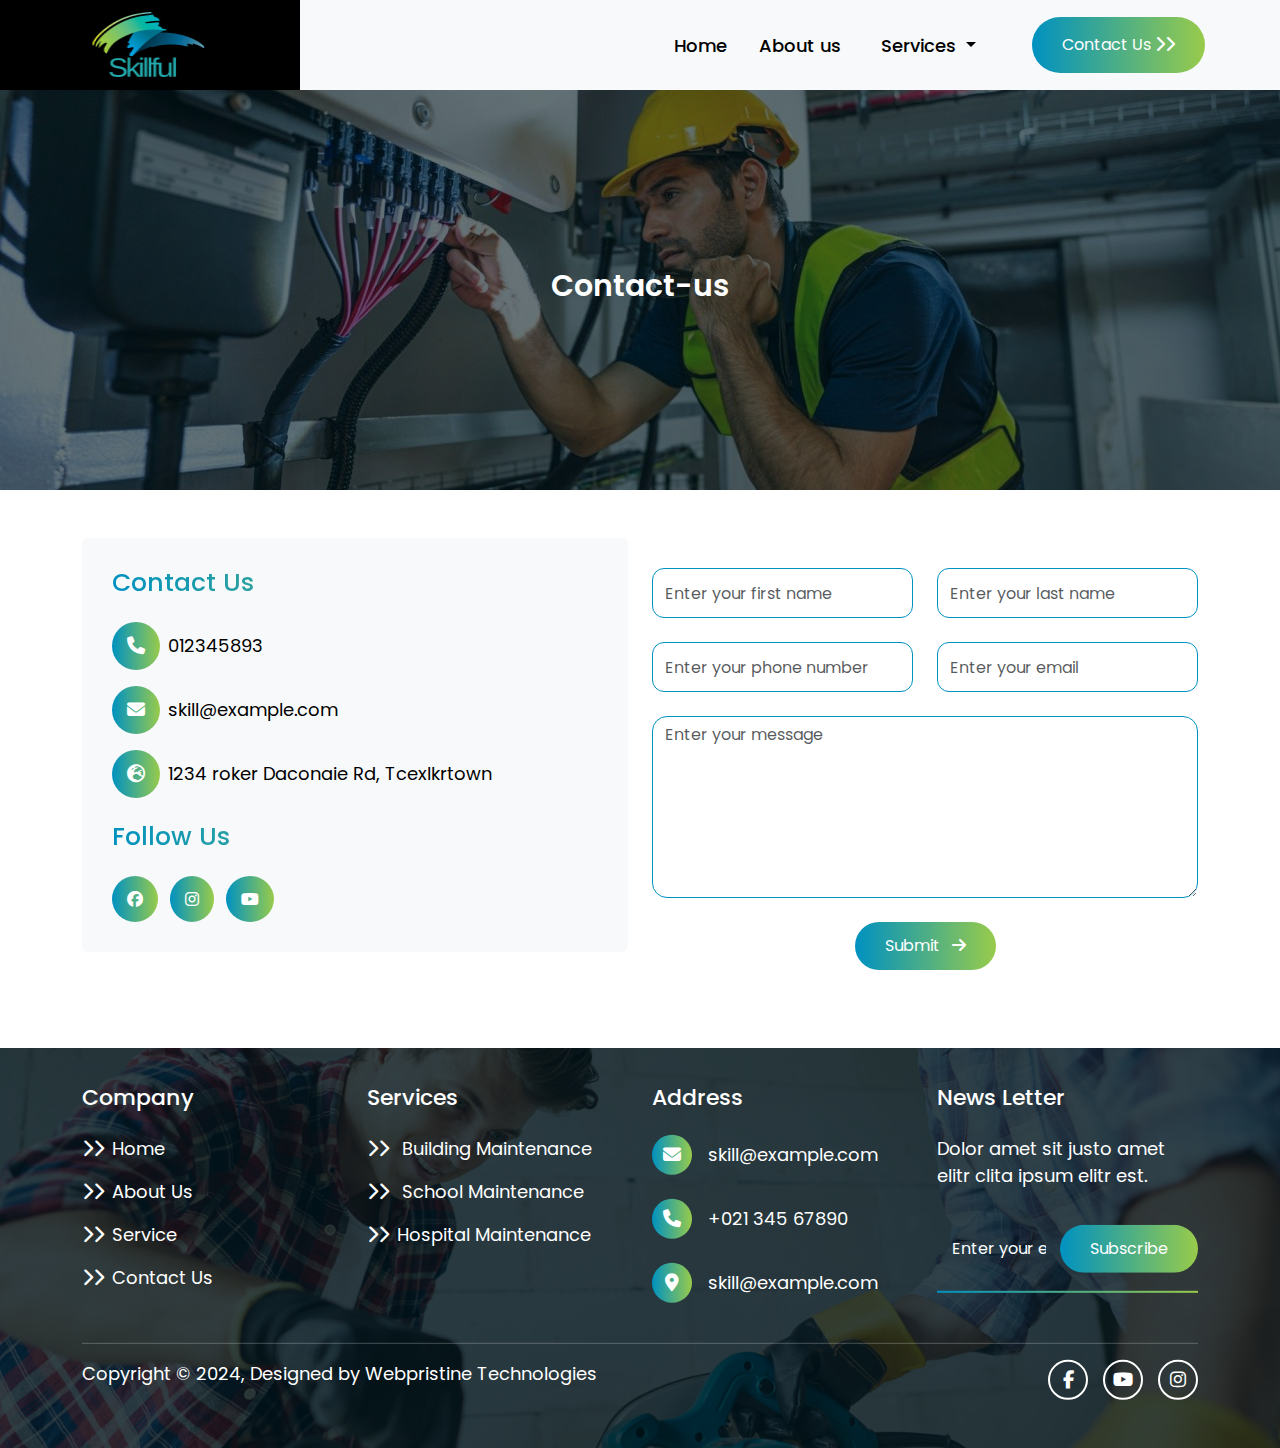
<file: contact.html>
<!DOCTYPE html>
<html lang="en">

<head>
    <meta charset="UTF-8">
    <meta name="viewport" content="width=device-width, initial-scale=1.0">
    <!-- Bootstrap CSS -->
    <link href="https://cdn.jsdelivr.net/npm/bootstrap@5.0.2/dist/css/bootstrap.min.css" rel="stylesheet" />

    <!-- Custome CSS -->
    <link rel="stylesheet" href="assets/css/style.css" />
    <link rel="stylesheet" href="assets/css/responsive.css" />

    <!-- Font awesome CSS -->
    <link rel="stylesheet" href="https://cdnjs.cloudflare.com/ajax/libs/font-awesome/5.15.2/css/all.min.css" />
    <link rel="stylesheet" href="https://cdnjs.cloudflare.com/ajax/libs/font-awesome/6.6.0/css/all.min.css" />
    <!-- Owl CSS -->
    <link rel="stylesheet"
        href="https://cdnjs.cloudflare.com/ajax/libs/OwlCarousel2/2.3.4/assets/owl.carousel.min.css" />

    <!-- Owl CSS -->
    <link rel="stylesheet"
        href="https://cdnjs.cloudflare.com/ajax/libs/OwlCarousel2/2.3.4/assets/owl.theme.default.min.css" />
    <title>contact</title>
</head>

<body>

    <nav class="navbar navbar-expand-lg navbar-light bg-light">
        <!-- <div class="container-fluid"> -->
        <div class="logo">
            <img src="assets/images/logo/logo2.png" alt="">
        </div>
        <a data-bs-toggle="offcanvas" href="#offcanvasNavbar" role="button" aria-controls="offcanvasNavbar"
            class="d-lg-none">
            <svg xmlns="http://www.w3.org/2000/svg" version="1.1" xmlns:xlink="http://www.w3.org/1999/xlink" width="40"
                height="40" x="0" y="0" viewBox="0 0 512 512" style="enable-background: new 0 0 512 512"
                xml:space="preserve" class="">
                <g>
                    <path
                        d="M128 102.4c0-14.138 11.462-25.6 25.6-25.6h332.8c14.138 0 25.6 11.462 25.6 25.6S500.538 128 486.4 128H153.6c-14.138 0-25.6-11.463-25.6-25.6zm358.4 128H25.6C11.462 230.4 0 241.863 0 256c0 14.138 11.462 25.6 25.6 25.6h460.8c14.138 0 25.6-11.462 25.6-25.6 0-14.137-11.462-25.6-25.6-25.6zm0 153.6H256c-14.137 0-25.6 11.462-25.6 25.6 0 14.137 11.463 25.6 25.6 25.6h230.4c14.138 0 25.6-11.463 25.6-25.6 0-14.138-11.462-25.6-25.6-25.6z"
                        fill="#000" opacity="1" data-original="#000000" class=""></path>
                </g>
            </svg>
        </a>
        <div class="collapse navbar-collapse" id="navbarSupportedContent">
            <ul class="navbar-nav ms-auto mb-2 mb-lg-0">
                <li class="nav-item">
                    <a class="nav-link active me-3" aria-current="page" href="index.html">Home</a>
                </li>
                <li class="nav-item">
                    <a class="nav-link active me-4" aria-current="page" href="about.html">About us</a>
                </li>

                <li class="nav-item dropdown">
                    <a class="nav-link dropdown-toggle me-5" href="#" id="mobileServicesDropdown" role="button"
                        data-bs-toggle="dropdown" aria-expanded="false">
                        Services
                    </a>
                    <ul class="drop_down">
                        <li class="mb-3"><a href="service.html">Building Maintenance</a></li>
                        <li class="mb-3"><a href="service.html">School Maintenance</a></li>
                        <li class="mb-3"><a href="service.html">Hospital Maintenance</a></li>
                    </ul>
                </li>

            </ul>

            <div class="nav-btn">
                <a href="contact.html">Contact Us <i class="fa-solid fa-chevron-right"></i><i
                        class="fa-solid fa-chevron-right"></i> </a>
            </div>

        </div>
        <!-- </div> -->
    </nav>
    <!-- navbar-section-end -->

    <!-- Mobile Nav -->
    <!-- Mobile Nav -->
    <div class="offcanvas offcanvas-end" tabindex="-1" id="offcanvasNavbar" aria-labelledby="offcanvasNavbarLabel">
        <div class="offcanvas-header">
            <img src="assets/images/logo/logo.png" alt="">
            <button type="button" class="btn-close" data-bs-dismiss="offcanvas" aria-label="Close"></button>
        </div>
        <div class="offcanvas-body">
            <!-- Replicating the navigation links for mobile view -->
            <ul class="navbar-nav">
                <li class="nav-item">
                    <a class="nav-link" href="index.html">Home</a>
                </li>
                <li class="nav-item">
                    <a class="nav-link" href="about.html">About Us</a>
                </li>

                <li class="nav-item dropdown">
                    <a class="nav-link dropdown-toggle me-5" href="#" id="mobileServicesDropdown" role="button"
                        data-bs-toggle="dropdown" aria-expanded="false">
                        Services
                    </a>
                    <ul class="drop_down">
                        <li class="mb-3"><a href="service.html">Building Maintenance</a></li>
                        <li class="mb-3"><a href="service.html">School Maintenance</a></li>
                        <li class="mb-3"><a href="service.html">Hospital Maintenance</a></li>
                    </ul>
                </li>

            </ul>
            <!-- Adding the Contact Us button -->
            <div class="d-flex  mt-4">
                <div class="nav-btn">
                    <a href="contact.html">Contact Us</a>
                </div>
            </div>
        </div>
    </div>

    <!-- Mobile Nav -->


    <div class="about-banner-section">
        <div class="banner-img">
            <img src="assets/images/counter/img.jpg" alt="">

            <div class="banner-tittle">
                <h3>Contact-us</h3>
            </div>
        </div>

    </div>





    <div class="contact-form-section mt-5 mb-5">
        <div class="container">
            <div class="row align-items-center">
                <div class="col-lg-6 mb-5">
                    <div class="contact-info-box p-4 bg-light rounded">
                        <div class="contact-tittle mb-3">
                            <h4 class="mb-4">Contact Us</h4>
                        </div>
                        <div class="contact-info mb-3">
                            <p><i class="fa-solid fa-phone me-2"></i><a href="tel:012345893">012345893</a></p>
                            <p><i class="fa-solid fa-envelope me-2"></i><a
                                    href="mailto:skill@example.com">skill@example.com</a></p>
                            <p><i class="fa-solid fa-earth-europe me-2"></i>1234 roker Daconaie Rd, Tcexlkrtown</p>
                        </div>
                        <div class="follow-icon">
                            <h4 class="mt-4 mb-4">Follow Us</h4>
                            <a href="#" class="text-primary me-2"><i class="fa-brands fa-facebook"></i></a>
                            <a href="#" class="text-primary me-2"><i class="fa-brands fa-instagram"></i></a>
                            <a href="#" class="text-primary"><i class="fa-brands fa-youtube"></i></a>
                        </div>
                    </div>
                </div>


                <div class="col-lg-6">
                    <div class="contact-form">
                        <form>
                            <div class="row">
                                <div class="col-md-6 mb-4">
                                    <div class="form-group">

                                        <input type="text" class="form-control" id="firstName"
                                            placeholder="Enter your first name" required>
                                    </div>
                                </div>
                                <div class="col-md-6 mb-4">
                                    <div class="form-group">

                                        <input type="text" class="form-control" id="lastName"
                                            placeholder="Enter your last name" required>
                                    </div>
                                </div>


                                <div class="col-md-6 mb-4">
                                    <div class="form-group">

                                        <input type="tel" class="form-control" id="phone"
                                            placeholder="Enter your phone number" required>
                                    </div>
                                </div>
                                <div class="col-md-6 mb-4">
                                    <div class="form-group">

                                        <input type="email" class="form-control" id="email"
                                            placeholder="Enter your email" required>
                                    </div>
                                </div>

                            </div>

                            <div class="form-group">

                                <textarea class="form-control" id="message" rows="7" placeholder="Enter your message"
                                    required></textarea>
                            </div>
                            <div class="form-btn text-center mt-4">
                                <a href="">Submit <i class="fa-solid fa-arrow-right ms-2"></i></a>
                            </div>
                        </form>
                    </div>

                </div>

            </div>
        </div>
    </div>




    <!-- footer section start -->
    <div class="footer-section position-relative mt-5">
        <div class="footer-bg">
            <img src="assets/images/footer/img.jpg" alt="">
            <div class="footer-overlay"></div>
        </div>
        <div class="container">
            <div class="row">
                <div class="col-lg-3">
                    <div class="footer-tittle">
                        <h5 class="mb-4">Company</h5>

                        <div class="footer-links">
                            <p><i class="fa-solid fa-chevron-right"></i><i class="fa-solid fa-chevron-right me-2"></i><a
                                    href="index.html">Home</a></p>
                            <p><i class="fa-solid fa-chevron-right"></i><i class="fa-solid fa-chevron-right me-2"></i><a
                                    href="about.html">About Us</a></p>
                            <p><i class="fa-solid fa-chevron-right"></i><i class="fa-solid fa-chevron-right me-2"></i><a
                                    href="service.html">Service</a></p>
                            <p><i class="fa-solid fa-chevron-right"></i><i class="fa-solid fa-chevron-right me-2"></i><a
                                    href="contact.html">Contact Us</a></p>
                        </div>

                    </div>
                </div>
                <div class="col-lg-3">
                    <div class="footer-tittle">
                        <h5 class="mb-4">Services</h5>
                    </div>

                    <div class="footer-links">
                        <p><i class="fa-solid fa-chevron-right"></i><i class="fa-solid fa-chevron-right me-2"></i><a
                                href="service.html"> Building Maintenance</a></p>
                        <p><i class="fa-solid fa-chevron-right"></i><i class="fa-solid fa-chevron-right me-2"></i><a
                                href="service.html"> School Maintenance</a></p>
                        <p><i class="fa-solid fa-chevron-right"></i><i class="fa-solid fa-chevron-right me-2"></i><a
                                href="service.html">Hospital Maintenance</a></p>
                    </div>

                </div>
                <div class="col-lg-3">
                    <div class="footer-tittle">
                        <h5 class="mb-4">Address</h5>
                    </div>
                    <div class="footer-contact-info">
                        <p class="mb-4"><span><i class="fa-solid fa-envelope me-3"></i></span><a
                                href="">skill@example.com</a></p>
                        <p class="mb-4"><span><i class="fa-solid fa-phone me-3"></i></span><a href="">+021 345 67890</a>
                        </p>
                        <p class="mb-4"><span><i class="fa-solid fa-location-dot me-3"></i></span><a
                                href="">skill@example.com</a></p>
                    </div>
                </div>
                <div class="col-lg-3">
                    <div class="footer-tittle">
                        <h5 class="mb-4">News Letter</h5>
                    </div>
                    <p>Dolor amet sit justo amet elitr clita ipsum elitr est.</p>

                    <div class="footer-form">
                        <form action="#" method="POST">
                            <div class="input-group">
                                <input type="email" class="form-control" placeholder="Enter your email" required>
                                <a href="">Subscribe</a>
                            </div>
                        </form>
                    </div>

                </div>
            </div>
            <hr class="fooler-line">

            <div class="footer-company-name d-flex justify-content-between flex-column flex-md-row">
                <div class="company-name mb-4">
                    <a href="">Copyright © 2024, Designed by Webpristine Technologies</a>
                </div>
                <div class="company-socal-link">
                    <span><a href=""><i class="fa-brands fa-facebook-f"></i></a></span>
                    <span><a href=""><i class="fa-brands fa-youtube"></i></a></span>
                    <span><a href=""><i class="fa-brands fa-instagram"></i></a></span>
                </div>
            </div>
            
        </div>

    </div>
    <!-- footer section end -->







    <!-- Bootstrap JS Bundle -->
    <script src="https://cdn.jsdelivr.net/npm/bootstrap@5.0.2/dist/js/bootstrap.bundle.min.js"></script>

    <!-- Jquery js -->
    <script src="https://cdnjs.cloudflare.com/ajax/libs/jquery/3.7.1/jquery.min.js"></script>

    <!-- Owl js -->
    <script src="https://cdnjs.cloudflare.com/ajax/libs/OwlCarousel2/2.3.4/owl.carousel.min.js"></script>

    <script src="assets/js/index.js"></script>

</body>

</html>
</file>
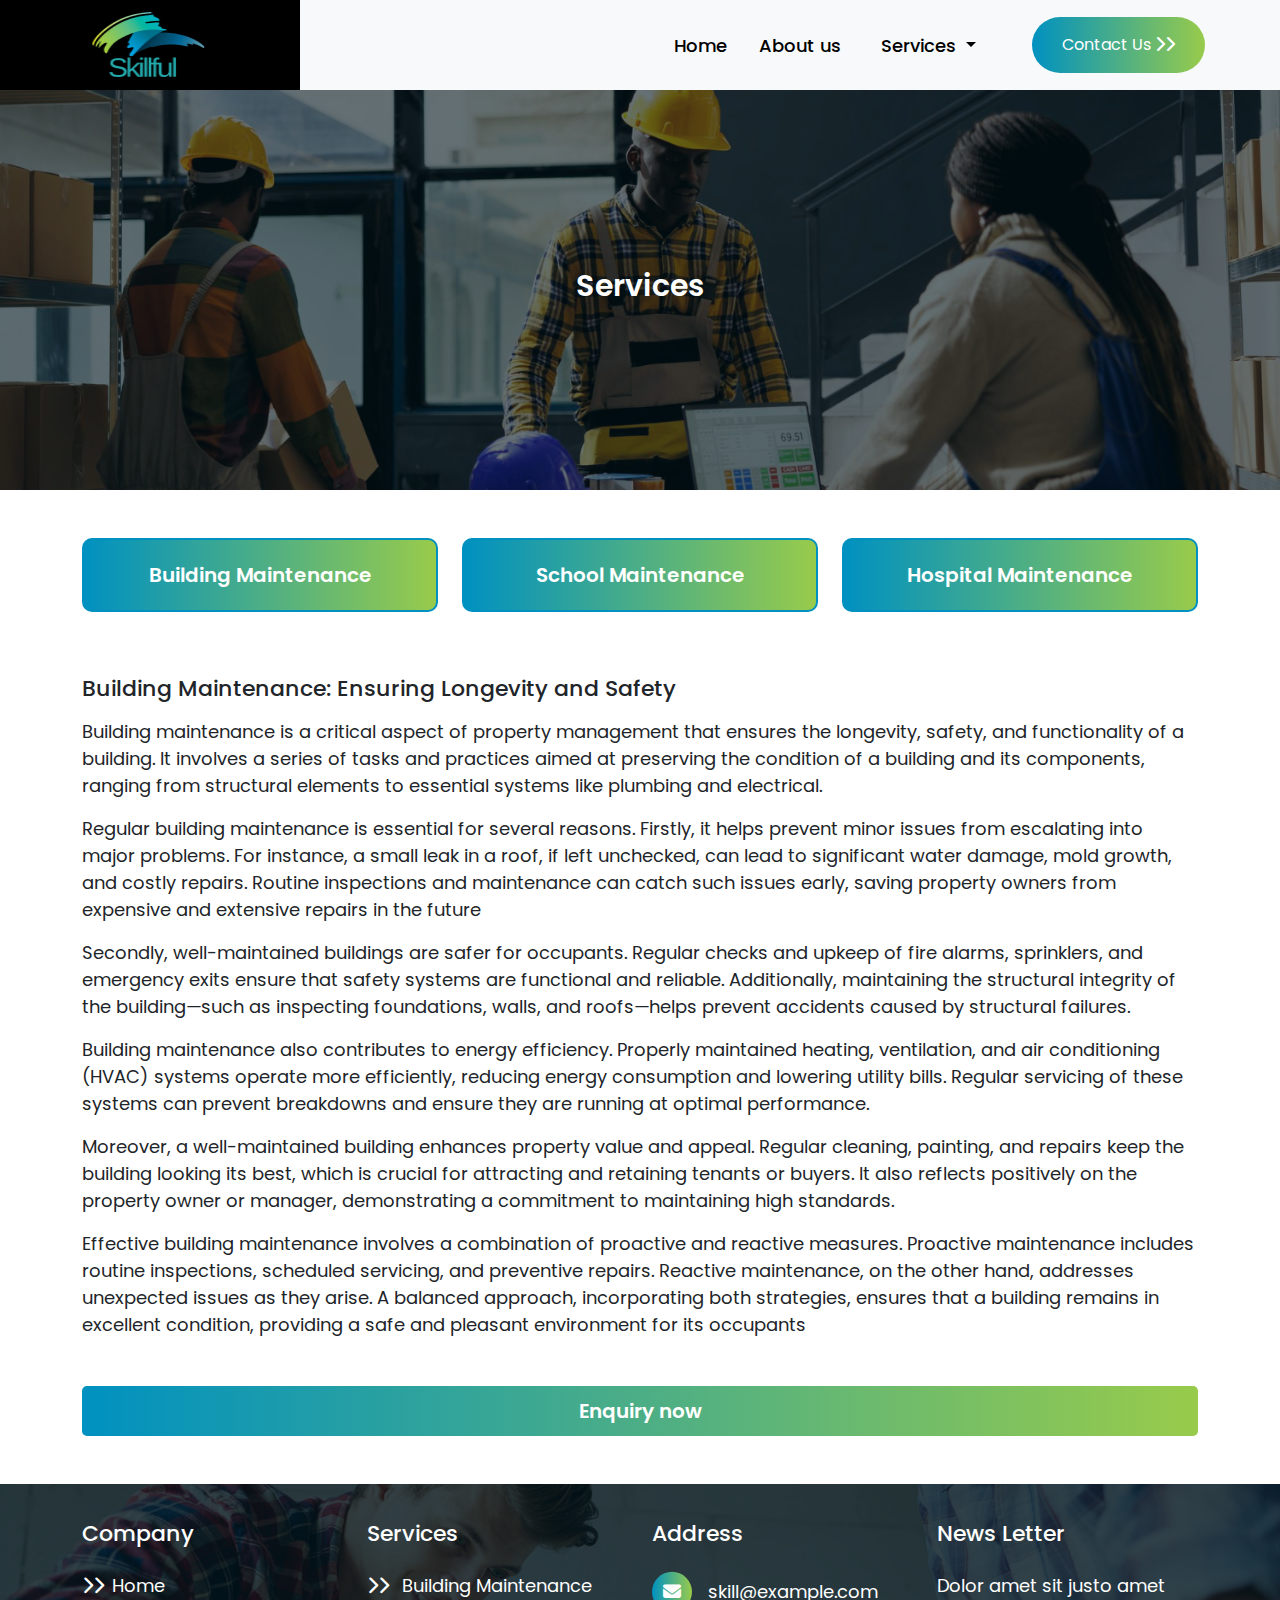
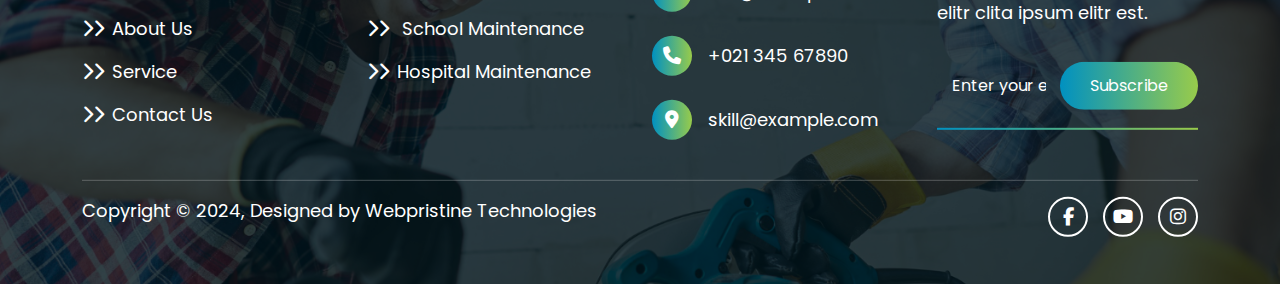
<file: service.html>
<!DOCTYPE html>
<html lang="en">

<head>
    <meta charset="UTF-8">
    <meta name="viewport" content="width=device-width, initial-scale=1.0">
    <!-- Bootstrap CSS -->
    <link href="https://cdn.jsdelivr.net/npm/bootstrap@5.0.2/dist/css/bootstrap.min.css" rel="stylesheet" />

    <!-- Custome CSS -->
    <link rel="stylesheet" href="assets/css/style.css" />
    <link rel="stylesheet" href="assets/css/responsive.css" />

    <!-- Font awesome CSS -->
    <link rel="stylesheet" href="https://cdnjs.cloudflare.com/ajax/libs/font-awesome/5.15.2/css/all.min.css" />
    <link rel="stylesheet" href="https://cdnjs.cloudflare.com/ajax/libs/font-awesome/6.6.0/css/all.min.css" />
    <!-- Owl CSS -->
    <link rel="stylesheet"
        href="https://cdnjs.cloudflare.com/ajax/libs/OwlCarousel2/2.3.4/assets/owl.carousel.min.css" />

    <!-- Owl CSS -->
    <link rel="stylesheet"
        href="https://cdnjs.cloudflare.com/ajax/libs/OwlCarousel2/2.3.4/assets/owl.theme.default.min.css" />
    <title>Home</title>
</head>

<body>
    <nav class="navbar navbar-expand-lg navbar-light bg-light">
        <!-- <div class="container-fluid"> -->
        <div class="logo">
            <img src="assets/images/logo/logo2.png" alt="">
        </div>
        <a data-bs-toggle="offcanvas" href="#offcanvasNavbar" role="button" aria-controls="offcanvasNavbar"
            class="d-lg-none">
            <svg xmlns="http://www.w3.org/2000/svg" version="1.1" xmlns:xlink="http://www.w3.org/1999/xlink" width="40"
                height="40" x="0" y="0" viewBox="0 0 512 512" style="enable-background: new 0 0 512 512"
                xml:space="preserve" class="">
                <g>
                    <path
                        d="M128 102.4c0-14.138 11.462-25.6 25.6-25.6h332.8c14.138 0 25.6 11.462 25.6 25.6S500.538 128 486.4 128H153.6c-14.138 0-25.6-11.463-25.6-25.6zm358.4 128H25.6C11.462 230.4 0 241.863 0 256c0 14.138 11.462 25.6 25.6 25.6h460.8c14.138 0 25.6-11.462 25.6-25.6 0-14.137-11.462-25.6-25.6-25.6zm0 153.6H256c-14.137 0-25.6 11.462-25.6 25.6 0 14.137 11.463 25.6 25.6 25.6h230.4c14.138 0 25.6-11.463 25.6-25.6 0-14.138-11.462-25.6-25.6-25.6z"
                        fill="#000" opacity="1" data-original="#000000" class=""></path>
                </g>
            </svg>
        </a>
        <div class="collapse navbar-collapse" id="navbarSupportedContent">
            <ul class="navbar-nav ms-auto mb-2 mb-lg-0">
                <li class="nav-item">
                    <a class="nav-link active me-3" aria-current="page" href="index.html">Home</a>
                </li>
                <li class="nav-item">
                    <a class="nav-link active me-4" aria-current="page" href="about.html">About us</a>
                </li>

                <li class="nav-item dropdown">
                    <a class="nav-link dropdown-toggle me-5" href="#" id="mobileServicesDropdown" role="button"
                        data-bs-toggle="dropdown" aria-expanded="false">
                        Services
                    </a>
                    <ul class="drop_down">
                        <li class="mb-3"><a href="service.html">Building Maintenance</a></li>
                        <li class="mb-3"><a href="service.html">School Maintenance</a></li>
                        <li class="mb-3"><a href="service.html">Hospital Maintenance</a></li>
                    </ul>
                </li>

            </ul>

            <div class="nav-btn">
                <a href="contact.html">Contact Us <i class="fa-solid fa-chevron-right"></i><i
                        class="fa-solid fa-chevron-right"></i> </a>
            </div>

        </div>
        <!-- </div> -->
    </nav>
    <!-- navbar-section-end -->

    <!-- Mobile Nav -->
    <!-- Mobile Nav -->
    <div class="offcanvas offcanvas-end" tabindex="-1" id="offcanvasNavbar" aria-labelledby="offcanvasNavbarLabel">
        <div class="offcanvas-header">
            <img src="assets/images/logo/logo.png" alt="">
            <button type="button" class="btn-close" data-bs-dismiss="offcanvas" aria-label="Close"></button>
        </div>
        <div class="offcanvas-body">
            <!-- Replicating the navigation links for mobile view -->
            <ul class="navbar-nav">
                <li class="nav-item">
                    <a class="nav-link" href="index.html">Home</a>
                </li>
                <li class="nav-item">
                    <a class="nav-link" href="about.html">About Us</a>
                </li>

                <li class="nav-item dropdown">
                    <a class="nav-link dropdown-toggle me-5" href="#" id="mobileServicesDropdown" role="button"
                        data-bs-toggle="dropdown" aria-expanded="false">
                        Services
                    </a>
                    <ul class="drop_down">
                        <li class="mb-3"><a href="service.html">Building Maintenance</a></li>
                        <li class="mb-3"><a href="service.html">School Maintenance</a></li>
                        <li class="mb-3"><a href="service.html">Hospital Maintenance</a></li>
                    </ul>
                </li>

            </ul>
            <!-- Adding the Contact Us button -->
            <div class="d-flex  mt-4">
                <div class="nav-btn">
                    <a href="contact.html">Contact Us</a>
                </div>
            </div>
        </div>
    </div>

    <!-- Mobile Nav -->


    <div class="about-banner-section">
        <div class="banner-img">
            <img src="assets/images/service/img1.jpg" alt="">
            <div class="banner-tittle">
                <h3>Services</h3>
            </div>
        </div>
    </div>


    <!-- all-service-section start -->

    <div class="all-service-section mt-5 mb-5">
        <div class="container">
            <div class="row align-items-center text-center">
                <div class="col-lg-4">
                    <div class="service-link">
                        <p><a href="">Building Maintenance</a></p>
                    </div>
                </div>
                <div class="col-lg-4">
                    <div class="service-link">
                        <p><a href="">School Maintenance</a></p>
                    </div>
                </div>
                <div class="col-lg-4">
                    <div class="service-link">
                        <p><a href="">Hospital Maintenance</a></p>
                    </div>
                </div>
            </div>
        </div>
    </div>


    <!-- all-service-section end -->


    <div class="service-info-section">
        <div class="container">
            <div class="service-tittle">
                <h4 class="mb-3">Building Maintenance: Ensuring Longevity and Safety</h4>
                <p>Building maintenance is a critical aspect of property management that ensures the longevity, safety,
                    and functionality of a building. It involves a series of tasks and practices aimed at preserving the
                    condition of a building and its components, ranging from structural elements to essential systems
                    like plumbing and electrical.</p>
                <p>Regular building maintenance is essential for several reasons. Firstly, it helps prevent minor issues
                    from escalating into major problems. For instance, a small leak in a roof, if left unchecked, can
                    lead to significant water damage, mold growth, and costly repairs. Routine inspections and
                    maintenance can catch such issues early, saving property owners from expensive and extensive repairs
                    in the future</p>
                <p>Secondly, well-maintained buildings are safer for occupants. Regular checks and upkeep of fire
                    alarms, sprinklers, and emergency exits ensure that safety systems are functional and reliable.
                    Additionally, maintaining the structural integrity of the building—such as inspecting foundations,
                    walls, and roofs—helps prevent accidents caused by structural failures.</p>
                <p>Building maintenance also contributes to energy efficiency. Properly maintained heating, ventilation,
                    and air conditioning (HVAC) systems operate more efficiently, reducing energy consumption and
                    lowering utility bills. Regular servicing of these systems can prevent breakdowns and ensure they
                    are running at optimal performance.</p>
                <p>Moreover, a well-maintained building enhances property value and appeal. Regular cleaning, painting,
                    and repairs keep the building looking its best, which is crucial for attracting and retaining
                    tenants or buyers. It also reflects positively on the property owner or manager, demonstrating a
                    commitment to maintaining high standards.</p>
                <p>Effective building maintenance involves a combination of proactive and reactive measures. Proactive
                    maintenance includes routine inspections, scheduled servicing, and preventive repairs. Reactive
                    maintenance, on the other hand, addresses unexpected issues as they arise. A balanced approach,
                    incorporating both strategies, ensures that a building remains in excellent condition, providing a
                    safe and pleasant environment for its occupants</p>
            </div>

            <div class="enquiry-btn text-center mt-5">
                <a href="contact.html">Enquiry now</a>
            </div>
        </div>
    </div>


    <!-- footer section start -->
    <div class="footer-section position-relative mt-5">
        <div class="footer-bg">
            <img src="assets/images/footer/img.jpg" alt="">
            <div class="footer-overlay"></div>
        </div>
        <div class="container">
            <div class="row">
                <div class="col-lg-3">
                    <div class="footer-tittle">
                        <h5 class="mb-4">Company</h5>

                        <div class="footer-links">
                            <p><i class="fa-solid fa-chevron-right"></i><i class="fa-solid fa-chevron-right me-2"></i><a
                                    href="index.html">Home</a></p>
                            <p><i class="fa-solid fa-chevron-right"></i><i class="fa-solid fa-chevron-right me-2"></i><a
                                    href="about.html">About Us</a></p>
                            <p><i class="fa-solid fa-chevron-right"></i><i class="fa-solid fa-chevron-right me-2"></i><a
                                    href="service.html">Service</a></p>
                            <p><i class="fa-solid fa-chevron-right"></i><i class="fa-solid fa-chevron-right me-2"></i><a
                                    href="contact.html">Contact Us</a></p>
                        </div>

                    </div>
                </div>
                <div class="col-lg-3">
                    <div class="footer-tittle">
                        <h5 class="mb-4">Services</h5>
                    </div>

                    <div class="footer-links">
                        <p><i class="fa-solid fa-chevron-right"></i><i class="fa-solid fa-chevron-right me-2"></i><a
                                href="service.html"> Building Maintenance</a></p>
                        <p><i class="fa-solid fa-chevron-right"></i><i class="fa-solid fa-chevron-right me-2"></i><a
                                href="service.html"> School Maintenance</a></p>
                        <p><i class="fa-solid fa-chevron-right"></i><i class="fa-solid fa-chevron-right me-2"></i><a
                                href="service.html">Hospital Maintenance</a></p>
                    </div>

                </div>
                <div class="col-lg-3">
                    <div class="footer-tittle">
                        <h5 class="mb-4">Address</h5>
                    </div>
                    <div class="footer-contact-info">
                        <p class="mb-4"><span><i class="fa-solid fa-envelope me-3"></i></span><a
                                href="">skill@example.com</a></p>
                        <p class="mb-4"><span><i class="fa-solid fa-phone me-3"></i></span><a href="">+021 345 67890</a>
                        </p>
                        <p class="mb-4"><span><i class="fa-solid fa-location-dot me-3"></i></span><a
                                href="">skill@example.com</a></p>
                    </div>
                </div>
                <div class="col-lg-3">
                    <div class="footer-tittle">
                        <h5 class="mb-4">News Letter</h5>
                    </div>
                    <p>Dolor amet sit justo amet elitr clita ipsum elitr est.</p>

                    <div class="footer-form">
                        <form action="#" method="POST">
                            <div class="input-group">
                                <input type="email" class="form-control" placeholder="Enter your email" required>
                                <a href="">Subscribe</a>
                            </div>
                        </form>
                    </div>

                </div>
            </div>
            <hr class="fooler-line">

            <div class="footer-company-name d-flex justify-content-between flex-column flex-md-row">
                <div class="company-name mb-4">
                    <a href="">Copyright © 2024, Designed by Webpristine Technologies</a>
                </div>
                <div class="company-socal-link">
                    <span><a href=""><i class="fa-brands fa-facebook-f"></i></a></span>
                    <span><a href=""><i class="fa-brands fa-youtube"></i></a></span>
                    <span><a href=""><i class="fa-brands fa-instagram"></i></a></span>
                </div>
            </div>
            
        </div>

    </div>
    <!-- footer section end -->







    <!-- Bootstrap JS Bundle -->
    <script src="https://cdn.jsdelivr.net/npm/bootstrap@5.0.2/dist/js/bootstrap.bundle.min.js"></script>

    <!-- Jquery js -->
    <script src="https://cdnjs.cloudflare.com/ajax/libs/jquery/3.7.1/jquery.min.js"></script>

    <!-- Owl js -->
    <script src="https://cdnjs.cloudflare.com/ajax/libs/OwlCarousel2/2.3.4/owl.carousel.min.js"></script>

    <script src="assets/js/index.js"></script>

</body>

</html>
</file>
<file: assets/css/style.css>
/* Font-Family */
@import url('https://fonts.googleapis.com/css2?family=Poppins:ital,wght@0,100;0,200;0,300;0,400;0,500;0,600;0,700;0,800;0,900;1,100;1,200;1,300;1,400;1,500;1,600;1,700;1,800;1,900&display=swap');



* {
    margin: 0;
    padding: 0;
    box-sizing: border-box;
}

:root {
    --primary-font: "Poppins", sans-serif;
    --primary-color: linear-gradient(90deg, rgba(0, 145, 193, 1), rgba(152, 203, 75, 1));
    --secondary-color: rgba(0, 145, 193, 1);
}

body {
    overflow-x: hidden;
    font-family: var(--primary-font);
}

html {
    overflow-x: hidden !important;
}



/* navbar section start */

.header-scrolled {
    position: fixed;
    margin: 0;
    top: 0;
    left: 0;
    width: 100%;
    height: 91px;
    box-shadow: 0 4px 6px 0 rgba(12, 0, 46, 0.05);
    background-color: #fff;
    top: -80px !important;
    left: 0;
    width: 100% !important;
    transform: translateY(80px) !important;
    transition: transform 500ms ease, background 500ms ease !important;
    z-index: 99;
}


.nav-item a {
    font-size: 18px;
    font-weight: 500;
    color: #000;
}

.nav-item a:hover {
    color: var(--secondary-color) !important;
}

a#mobileServicesDropdown {
    color: #000;
}

.nav-btn a {
    display: inline-block;
    padding: 16px 30px;
    background: linear-gradient(90deg, rgba(0, 145, 193, 1), rgba(152, 203, 75, 1));
    color: #fff;
    text-decoration: none;
    border-radius: 50px;
    transition: all 0.3s ease;
}

.nav-btn a:hover {
    /* background: rgba(0, 145, 193, 1); */
    color: #fff;
    transform: scale(1.05);
}

.logo img{
    width: 300px;
    height: 90px;
}

.navbar{
    height: 90px ;
}

.navbar svg{
    margin-right: 20px;
}

.offcanvas-header img{
    border-radius: 10px;
    border: 3px solid var(--secondary-color);
}

/* manu haver star */

.nav-item .dropdown {
    position: relative;
}

.drop_down {
    position: absolute;
    top: 110%;
    left: 50%;
    transform: translate(-50%, 10%);
    box-shadow: rgba(0, 0, 0, 0.24) 0px 3px 8px;
    background: #fff;
    padding: 10px 20px;
    z-index: 99;
    width: 233px;
    width: 300px;
    opacity: 0;
    visibility: hidden;
    transition: all 0.5s linear;
    list-style: none;
    border: 2px solid var(--secondary-color);
    border-radius: 10px;
}

.nav-item.dropdown:hover>.drop_down {
    visibility: visible;
    opacity: 1;
}

.drop_down li a {
    text-decoration: none;
    transition: all .5s;
}

.drop_down li a:hover {
    background: linear-gradient(90deg, rgba(0, 145, 193, 1), rgba(152, 203, 75, 1));
    -webkit-background-clip: text;
    background-clip: text;
    color: transparent;
    -webkit-text-fill-color: transparent;
}

.drop_down li {
    list-style: none;
}

/* manu haver end */


div#navbarSupportedContent{
    margin-right: 75px;
}







/* navbar section end */



/* banner-section-start  */
.banner-sertion .banner-carousel .item img {
    width: 100%;
    height: 600px !important;
    object-fit: cover;
}



.banner-sertion .banner-carousel .item {
    position: relative;
}

.banner-sertion .banner-carousel .item .overlay {
    position: absolute;
    top: 0;
    left: 0;
    width: 100%;
    height: 100%;
    background-color: rgba(0, 20, 27, 0.7);
    z-index: 1;
}

.banner-sertion .banner-carousel .item picture,
.banner-sertion .banner-carousel .item img {
    position: relative;
    z-index: 0;
}

.banner-sertion .banner-carousel .item .overlay-content {
    position: absolute;
    top: 50%;
    left: 50%;
    transform: translate(-50%, -50%);
    z-index: 2;
    color: #fff;
    text-align: center;
}

.banner-sertion .container {
    position: absolute;
    top: 50%;
    left: 50%;
    transform: translate(-50%, -50%);
    z-index: 9;
}



.banner-text h6 {
    font-weight: 600;
    font-size: 25px;
    background: linear-gradient(90deg, rgba(0, 145, 193, 1), rgba(152, 203, 75, 1));
    background-clip: text;
    -webkit-background-clip: text;
    color: transparent;
    -webkit-text-fill-color: transparent;
}



.banner-text h1 {
    font-weight: 800;
    font-size: 72px;
    color: #fff;
    max-width: 800px;
}

.banner-text p {
    font-weight: 500;
    font-size: 18px;
    color: #fff;
}

.banner-btn a {
    display: inline-block;
    padding: 15px 30px;
    background: linear-gradient(90deg, rgba(0, 145, 193, 1), rgba(152, 203, 75, 1));
    color: #fff;
    text-decoration: none;
    transition: background-color 0.3s ease, transform 0.3s ease;
    border-radius: 50px;
}

.banner-btn a:hover {
    background: var(--primary-color);
    color: #fff;
    transform: scale(1.05);
}

.banner-carousel.owl-theme .owl-nav {
    display: none;
}

.banner-carousel.owl-theme .owl-dots,
.owl-theme .owl-nav {
    position: absolute;
    bottom: 0;
    right: 10%;
    transform: translate(-50%, -50%);
    z-index: 9;
}

@media (max-width: 991px) {
    .banner-carousel.owl-theme .owl-dots,
    .owl-theme .owl-nav {
        left: 10%;
        right: 50%;
        transform: translate(-50%, -50%);
    }
}



.owl-theme .owl-dots .owl-dot.active span,
.owl-theme .owl-dots .owl-dot:hover span {
    background: var(--primary-color) !important;
}

/* banner-section-end  */


/* about-section start */

.about-section .about-img img {
    width: 90%;
}

.about-section .about-info h4 {
    font-weight: 600;
    font-size: 16px;
    background: linear-gradient(90deg, rgba(0, 145, 193, 1), rgba(152, 203, 75, 1));
    background-clip: text;
    -webkit-background-clip: text;
    color: transparent;
    -webkit-text-fill-color: transparent;
}

.about-section .about-info h1 {
    font-weight: 800;
    font-size: 40px;
}

.about-section .about-info h6 {
    font-weight: 400;
    font-size: 20px;
}

.about-section .about-info p {
    font-weight: 400;
    font-size: 16px;
}

.about-section .about-info .about-btn a {
    display: inline-block;
    padding: 15px 30px;
    background: linear-gradient(90deg, rgba(0, 145, 193, 1), rgba(152, 203, 75, 1));
    color: #fff;
    text-decoration: none;
    transition: background-color 0.3s ease, transform 0.3s ease;
    border-radius: 50px;
}

.about-section .about-info .about-btn a:hover {
    background: var(--primary-color);
    color: #fff;
    transform: scale(1.05);
}

.about-section .container {
    position: absolute;
    top: 50%;
    left: 50%;
    transform: translate(-50%, -50%);
}

/* about-section end */


/* counter-section start */



.counter-section {
    position: relative;
}

.counter-bg-img {
    position: relative;
    width: 100%;
    height: 500px;
}



.counter-bg-img img {
    width: 100%;
    height: 100%;
    object-fit: cover;
    display: block;
}

.counter-bg-img .overlay {
    position: absolute;
    top: 0;
    left: 0;
    width: 100%;
    height: 100%;
    background-color: rgba(0, 20, 27, 0.7);
    z-index: 1;
}

.counter-section .about-dots img {
    position: absolute;
    top: 0;
    z-index: 9;
}




.counter-section .container {
    position: absolute;
    top: 50%;
    left: 50%;
    transform: translate(-50%, -50%);
    z-index: 9;
}

.counter-box {
    display: block;
    padding: 40px 20px 37px;
    text-align: center
}

.counter-box p {
    margin: 5px 0 0;
    padding: 0;
    color: #fff;
    font-size: 20px;
    font-weight: 500
}

.counter {
    display: block;
    font-size: 32px;
    font-weight: 700;
    color: #fff;
    line-height: 28px
}

.counter-box.colored p,
.counter-box.colored i,
.counter-box.colored .counter {
    color: #fff
}


.counter-section .counter-info-box {
    background: #fff;
    padding: 50px;
    border-radius: 20px;
    box-shadow: 0 4px 10px rgba(0, 0, 0, 0.3);
    margin-top: 250px;
}

.counter-section .counter-info-box h5 {
    font-weight: 600;
    font-size: 16px;
    background: linear-gradient(90deg, rgba(0, 145, 193, 1), rgba(152, 203, 75, 1));
    background-clip: text;
    -webkit-background-clip: text;
    color: transparent;
    -webkit-text-fill-color: transparent;
    text-transform: uppercase;
}

.counter-section .counter-info-box h3 {
    font-weight: 800;
    font-size: 35px;
}

.counter-section .counter-info-box p {
    font-weight: 400;
    font-size: 16px;
    color: rgba(119, 119, 119, 1);
    ;
}

.counter-section .counter-info-box .counter-btn a {
    display: inline-block;
    padding: 15px 30px;
    background: linear-gradient(90deg, rgba(0, 145, 193, 1), rgba(152, 203, 75, 1));
    color: #fff;
    text-decoration: none;
    transition: background-color 0.3s ease, transform 0.3s ease;
    border-radius: 50px;
}

.counter-section .counter-info-box .counter-btn a:hover {
    color: #fff;
    transform: scale(1.05);
}



/* counter-section end */




/* service-section start */


.service-section {
    margin-top: 150px;
}

.service-section .service-section-tittle h1 {
    font-weight: 800;
    font-size: 40px;
}

.custom-card {
    width: 100%;
    border: 1px solid #ddd;
    border-radius: 12px;
    overflow: hidden;
    box-shadow: 0 6px 12px rgba(0, 0, 0, 0.1);
    background-color: #fff;
    transition: transform 0.3s ease, box-shadow 0.3s ease;
}

.custom-card:hover {
    transform: translateY(-10px);
    box-shadow: 0 10px 20px rgba(0, 0, 0, 0.15);
}


.card-img {
    width: 100%;
    height: auto;
    display: block;
}

.custom-card-content {
    padding: 20px;
}

.custom-card-title {
    font-weight: 600;
    font-size: 20px;
    margin-bottom: 10px;
    color: #333;
}

.custom-card-description {
    font-size: 1rem;
    color: #666;
    margin-bottom: 15px;
}

.custom-card-link {
    text-decoration: none;
    color: var(--primary-color);
    font-weight: bold;
}

.custom-card-link:hover {
    color: var(--hover-color);
}

.service-section .custom-card-btn a {
    display: inline-block;
    padding: 12px 30px;
    background: linear-gradient(90deg, rgba(0, 145, 193, 1), rgba(152, 203, 75, 1));
    color: #fff;
    text-decoration: none;
    transition: background-color 0.3s ease, transform 0.3s ease;
    border-radius: 50px;
}

.service-section .custom-card-btn a:hover {
    color: #fff;
    transform: scale(1.05);
}


.card-icon {
    position: absolute;
    bottom: 6px;
    background: #fff;
    background: #fff;
    padding: 12px;
    border-radius: 0px 10px 0px 0px;
    box-shadow: 0 4px 8px rgba(0, 0, 0, 0.1);
    transition: transform 0.3s ease;
}

.custom-card:hover .card-icon {
    transform: rotate(360deg);
}



/* service-section end */



/* testimonials-section start */
.testimonials-section .testimonials-bg {
    position: relative;
}

.testimonials-section .testimonials-bg::before {
    content: "";
    position: absolute;
    top: 0;
    left: 0;
    width: 100%;
    height: 100%;
    background-color: rgba(0, 20, 27, 0.6);
    z-index: 1;
}

.testimonials-section .testimonials-bg img {
    width: 100%;
    height: 500px;
    object-fit: cover;
    position: relative;
    z-index: 0;
}

.accordion-item .accordion-button{
    background: var(--primary-color);
    color: #fff;
}




.testimonials-section h4 {
    font-weight: 600;
    font-size: 35px;
    color: #fff;
}

.testimonials-section .container {
    position: absolute;
    top: 51%;
    left: 50%;
    transform: translate(-50%, -50%);
    z-index: 9;
}

.testimonials-section .owl-nav {
    display: none;
}

.testimonials-section .testimonial-box {
    border: 1px solid #fff;
    padding: 20px;
    border-radius: 15px;
}

.testimonials-section .testimonial-box p {
    font-weight: 400;
    font-size: 16px;
    color: #fff;
}

.testimonials-section .owl-theme .owl-dots,
.owl-theme .owl-nav {
    margin-top: 30px;
}

.main-testimonials .testimonial-img {
    margin-left: 60px;
}

.main-testimonials .item img {
    width: 100px !important;
    border-radius: 50%;
    object-fit: cover;
    height: 60px;
    width: 60px !important;
}

.testimonial-img .testimonial-name h6 {
    margin-bottom: 0;
    color: #fff;
    font-weight: 400;
    font-family: 17px;
}

.testimonial-img .testimonial-name p {
    color: #fff;
    font-weight: 400;
    font-family: 16px;
}


/* testimonials-section end */



/* contact section start */

.contact-section .contact-form-tittlt h3 {
    font-weight: 800;
    font-size: 40px;
}

.contact-section .contact-btn a {
    display: inline-block;
    padding: 12px 30px;
    background: linear-gradient(90deg, rgba(0, 145, 193, 1), rgba(152, 203, 75, 1));
    color: #fff;
    text-decoration: none;
    transition: background-color 0.3s ease, transform 0.3s ease;
    border-radius: 50px;
}

.contact-section input {
    height: 50px;
    border-radius: 15px !important;
    border: 1px solid var(--secondary-color);
}

textarea {
    border-radius: 15px !important;
    border: 1px solid var(--secondary-color) !important;
}

/* contact section end */



/* footer section start */

/* .footer-section {
    position: relative;
} */

.footer-section::before {
    content: "";
    position: absolute;
    top: 0;
    left: 0;
    width: 100%;
    height: 100%;
    background-color: rgba(0, 20, 27, 0.8);
    ;
    z-index: 1;
}

.footer-section img {
    width: 100%;
    height: 400px;
    object-fit: cover;
    position: relative;
    z-index: 0;
}



.footer-section .footer-tittle h5 {
    font-weight: 500;
    font-size: 22px;
    color: #fff;
}

.footer-section .container {
    position: absolute;
    top: 50%;
    left: 50%;
    transform: translate(-50%, -50%);
    z-index: 9;
}

.footer-section .container .footer-links p i {
    color: #fff;
}

.footer-section .container .footer-links p a {
    text-decoration: none;
    color: #fff;
    font-weight: 400;
    font-size: 18px;
    transition: 0.3s;
}

.footer-section .container .footer-links p a:hover {
    background: linear-gradient(90deg, rgba(0, 145, 193, 1), rgba(152, 203, 75, 1));
    background-clip: text;
    -webkit-background-clip: text;
    color: transparent;
    -webkit-text-fill-color: transparent;
}

.footer-section .container .footer-contact-info a {
    text-decoration: none;
    color: #fff;
    font-weight: 400;
    font-size: 18px;
    transition: all 0.3s;
}

.footer-section .container .footer-contact-info i {
    background: linear-gradient(90deg, rgba(0, 145, 193, 1), rgba(152, 203, 75, 1));
    color: #fff;
    padding: 10px;
    border-radius: 50%;
    font-size: 18px;
    width: 40px;
    height: 40px;
    display: inline-flex;
    align-items: center;
    justify-content: center;
    margin-right: 15px;
    transition: background-color 0.3s ease, transform 0.3s ease;
}

.footer-section .container .footer-contact-info i:hover {
        transform: scale(1.05);
}

.footer-section p {
    font-weight: 400;
    font-size: 18px;
    color: #fff !important;
}


.footer-form {
    width: 100%;
    max-width: 500px;
    margin: 0 auto;
    padding: 20px 0;
    position: relative;
}

.footer-form::after {
    content: "";
    position: absolute;
    bottom: 0;
    left: 0;
    width: 100%;
    height: 2px;
    background: linear-gradient(90deg, rgba(0, 145, 193, 1), rgba(152, 203, 75, 1));
}


.footer-form .input-group {
    display: flex;
    align-items: center;
    border-radius: 5px;
    overflow: hidden;
}

.footer-form .form-control {
    flex: 1;
    padding: 10px 15px;
    border: 2px solid var(--primary-font);
    border-right: none;
    border-radius: 5px 0 0 5px;
    font-size: 16px;
}

.footer-form a {
    display: inline-block;
    padding: 12px 30px;
    background: linear-gradient(90deg, rgba(0, 145, 193, 1), rgba(152, 203, 75, 1));
    color: #fff;
    text-decoration: none;
    transition: background-color 0.3s ease, transform 0.3s ease;
    border-radius: 50px 50px 50px 50px !important;

}

.footer-form a:hover {
    transform: scale(1.03);
}



input.form-control {
    background: none;
}

input.form-control:hover {
    background: none;
}

.fooler-line {
    color: #fff;
}


.footer-company-name .company-name a {
    text-decoration: none;
    font-size: 18px;
    font-weight: 400;
    color: #fff;
}

.footer-company-name .company-socal-link span a {
    display: inline-flex;
    align-items: center;
    justify-content: center;
    text-decoration: none;
    width: 40px;
    height: 40px;
    border-radius: 50%;
    border: 2px solid #fff;
    color: #fff;
    font-size: 18px;
    transition: background-color 0.3s ease, color 0.3s ease;
}

.footer-company-name .company-socal-link span a:hover {
    background-color: #fff;
    color: var(--primary-font);

}

.footer-company-name .company-socal-link {
    display: flex;
    gap: 15px;
    /* Space between icons */
}

.footer-section input {
    color: #fff !important;
}

.footer-section input::placeholder {
    color: #fff !important;
    opacity: 1;
}
.form-control:focus {
    background: none; 
    outline: none;
    box-shadow: none; 
    border-color: #fff;
}






/* footer section end */



/* about-page-start */

.about-banner-section .banner-img {
    position: relative;
}

.about-banner-section .banner-img::after {
    content: '';
    position: absolute;
    top: 0;
    left: 0;
    width: 100%;
    height: 100%;
    background-color: rgba(0, 20, 27, 0.6);
    z-index: 1;
}

.about-banner-section .banner-img img {
    width: 100%;
    height: 400px;
    object-fit: cover;
    position: relative;
    z-index: 0;
}

.about-banner-section .banner-tittle {
    position: absolute;
    top: 50%;
    left: 50%;
    transform: translate(-50%, -50%);
    z-index: 9;
}

.about-banner-section .banner-tittle h3 {
    color: #fff;
    font-weight: 600 !important;
    font-size: 30px;
}

/* about-page-end */






.contact-form-section .contact-info-box {
    padding: 30px !important;
}

.contact-form-section .contact-tittle h4 {
    font-weight: 500;
    font-size: 25px;
    background: linear-gradient(90deg, rgba(0, 145, 193, 1), rgba(152, 203, 75, 1));
    -webkit-background-clip: text;
    -webkit-text-fill-color: transparent;
}


.contact-form-section .contact-info p {
    color: #000;
    font-size: 18px;
}

.contact-form-section .contact-info p i {
    background: linear-gradient(90deg, rgba(0, 145, 193, 1), rgba(152, 203, 75, 1));
    padding: 15px;
    border-radius: 50%;
    color: #fff;
    transition: background-color 0.3s ease, transform 0.3s ease;
}
.contact-form-section .contact-info p i:hover {
    transform: scale(1.05);
}

.contact-form-section .contact-info p a {
    text-decoration: none;
    color: #000;
    font-size: 18px;
}

.contact-form-section .follow-icon h4 {
    font-weight: 500;
    font-size: 25px;
    background: linear-gradient(90deg, rgba(0, 145, 193, 1), rgba(152, 203, 75, 1));
    -webkit-background-clip: text;
    -webkit-text-fill-color: transparent;
    
}

.contact-form-section .follow-icon i {
    background: linear-gradient(90deg, rgba(0, 145, 193, 1), rgba(152, 203, 75, 1));
    padding: 15px;
    border-radius: 50%;
    color: #fff;
    transition: background-color 0.3s ease, transform 0.3s ease;
}

.contact-form-section .follow-icon i:hover {
    transform: scale(1.05);
}


.contact-form input {
    height: 50px;
    border: 1px solid rgba(0, 145, 193, 1);
    border-radius: 12px;
}


.contact-form textarea {
    border: 2px solid var(--primary-color);
}


.contact-form .form-btn a {
    display: inline-block;
    padding: 12px 30px;
    background: linear-gradient(90deg, rgba(0, 145, 193, 1), rgba(152, 203, 75, 1));
    color: #fff;
    text-decoration: none;
    transition: background-color 0.3s ease, transform 0.3s ease;
    border-radius: 50px;
}

.contact-form .form-btn a:hover {
    transform: scale(1.05);
}


/* contact section end  */



/* service page start */

.all-service-section .service-link p {
    background: var(--primary-color);
    padding: 20px;
    border-radius: 10px;
    border: 2px solid var(--secondary-color);
}

.all-service-section .service-link p a {
    text-decoration: none;
    font-weight: 600;
    font-size: 20px;
    color: #fff;
}

.service-info-section .service-tittle h4 {
    font-weight: 500;
    font-size: 22px;
}

.service-info-section .service-tittle p {
    font-weight: 400;
    font-size: 18px;
}

.enquiry-btn a {
    display: inline-block;
    font-size: 20px;
    font-weight: 600;
    padding: 10px;
    color: #fff;
    background: linear-gradient(90deg, rgba(0, 145, 193, 1), rgba(152, 203, 75, 1));
    text-decoration: none;
    border-radius: 5px;
    text-align: center;
    transition: background-color 0.3s ease, transform 0.3s ease;
    width: 100%;
}

.enquiry-btn a:hover {
    transform: scale(1.01);
}



/* service page end */


/* about page start */

.abouot-info-section .about-img img {
    width: 100%;
    height: 450px;
    border-radius: 10px;
    box-shadow: 0 4px 8px rgba(0, 0, 0, 0.5);
    object-fit: cover;
}

.abouot-info-section .abouot-info-tittle h3 {
    font-weight: 500;
    font-size: 25px;
    background: linear-gradient(90deg, rgba(0, 145, 193, 1), rgba(152, 203, 75, 1));
    -webkit-background-clip: text;
    -webkit-text-fill-color: transparent;
}

.abouot-info-section .abouot-info-tittle p {
    font-weight: 400;
    font-size: 18px;
}

.abouot-info-section .info p {
    font-weight: 400;
    font-size: 18px;
}

/* according */

.accroding-scetion .accroding-tittlt h2 {
    font-weight: 600;
    font-size: 30px;
}

.accroding-scetion .accroding-tittlt h6 {
    background: linear-gradient(90deg, rgba(0, 145, 193, 1), rgba(152, 203, 75, 1));
    -webkit-background-clip: text;
    -webkit-text-fill-color: transparent;
    font-weight: 400;
    font-size: 18px;
}

.accordion-button {
    font-size: 20px;
    font-weight: 500;

}

.accordion-button:focus {
    outline: none;
    box-shadow: none;
}


.accordion-item {
    border-radius: 10px;
}

.accordion-button {
    border: 2px solid var(--secondary-color);
}


/* about page end */
</file>
<file: assets/css/responsive.css>
/* navbar section start */

@media(max-width:991px){
    .navbar-brand{
        display: block;
    } 
}

@media (max-width: 991px) {
    .logo img {
        width: 220px;
        height: 106px;
        object-fit: cover;
    }    
}

@media (max-width: 991px) {
    .navbar{
        height: 106px;
        padding: 0 !important;
    }   
}

/* navbar section end */


/* banner-section-start  */

@media (max-width: 576px) {
    .banner-sertion .banner-carousel .item picture source {
        width: 100%;
        height: 400px !important; 
        object-fit: cover; 
    }
}

@media (max-width:991px){
    .banner-text h6{
        font-size: 20px;
    }
    .banner-text h1{
        font-size: 35px;
    }
    .banner-text p{
        font-size: 16px;
    }
}

/* banner-section-end  */


/* about section strat */
@media (max-width: 991px) {
    .about-section .container {
        top: 52%;
    }
}

@media (max-width: 576px) {
    .about-section .container {
        top: 47%;
    }
}

@media (max-width: 991px) {
    .about-section .about-banner-img {
        height: 1200px !important;
    }
}
/* about section end */


/* counter section start */
@media (max-width: 991px) {
    .counter-bg-img {
        height: 900px !important;
    }
}
@media (max-width: 576px) {
    .counter-bg-img {
        height: 1400px !important;
    }
}

@media (max-width: 991px) {
    .counter-section .counter-info-box {
        margin-top: unset;
    }
}


/* counter section end */



@media (max-width: 576px) {
    .testimonials-section .testimonials-bg img {
        height: 600px !important;
    }
}




@media (max-width: 991px) {
    .footer-section img {
        height: 1100px;
    }
}
</file>
